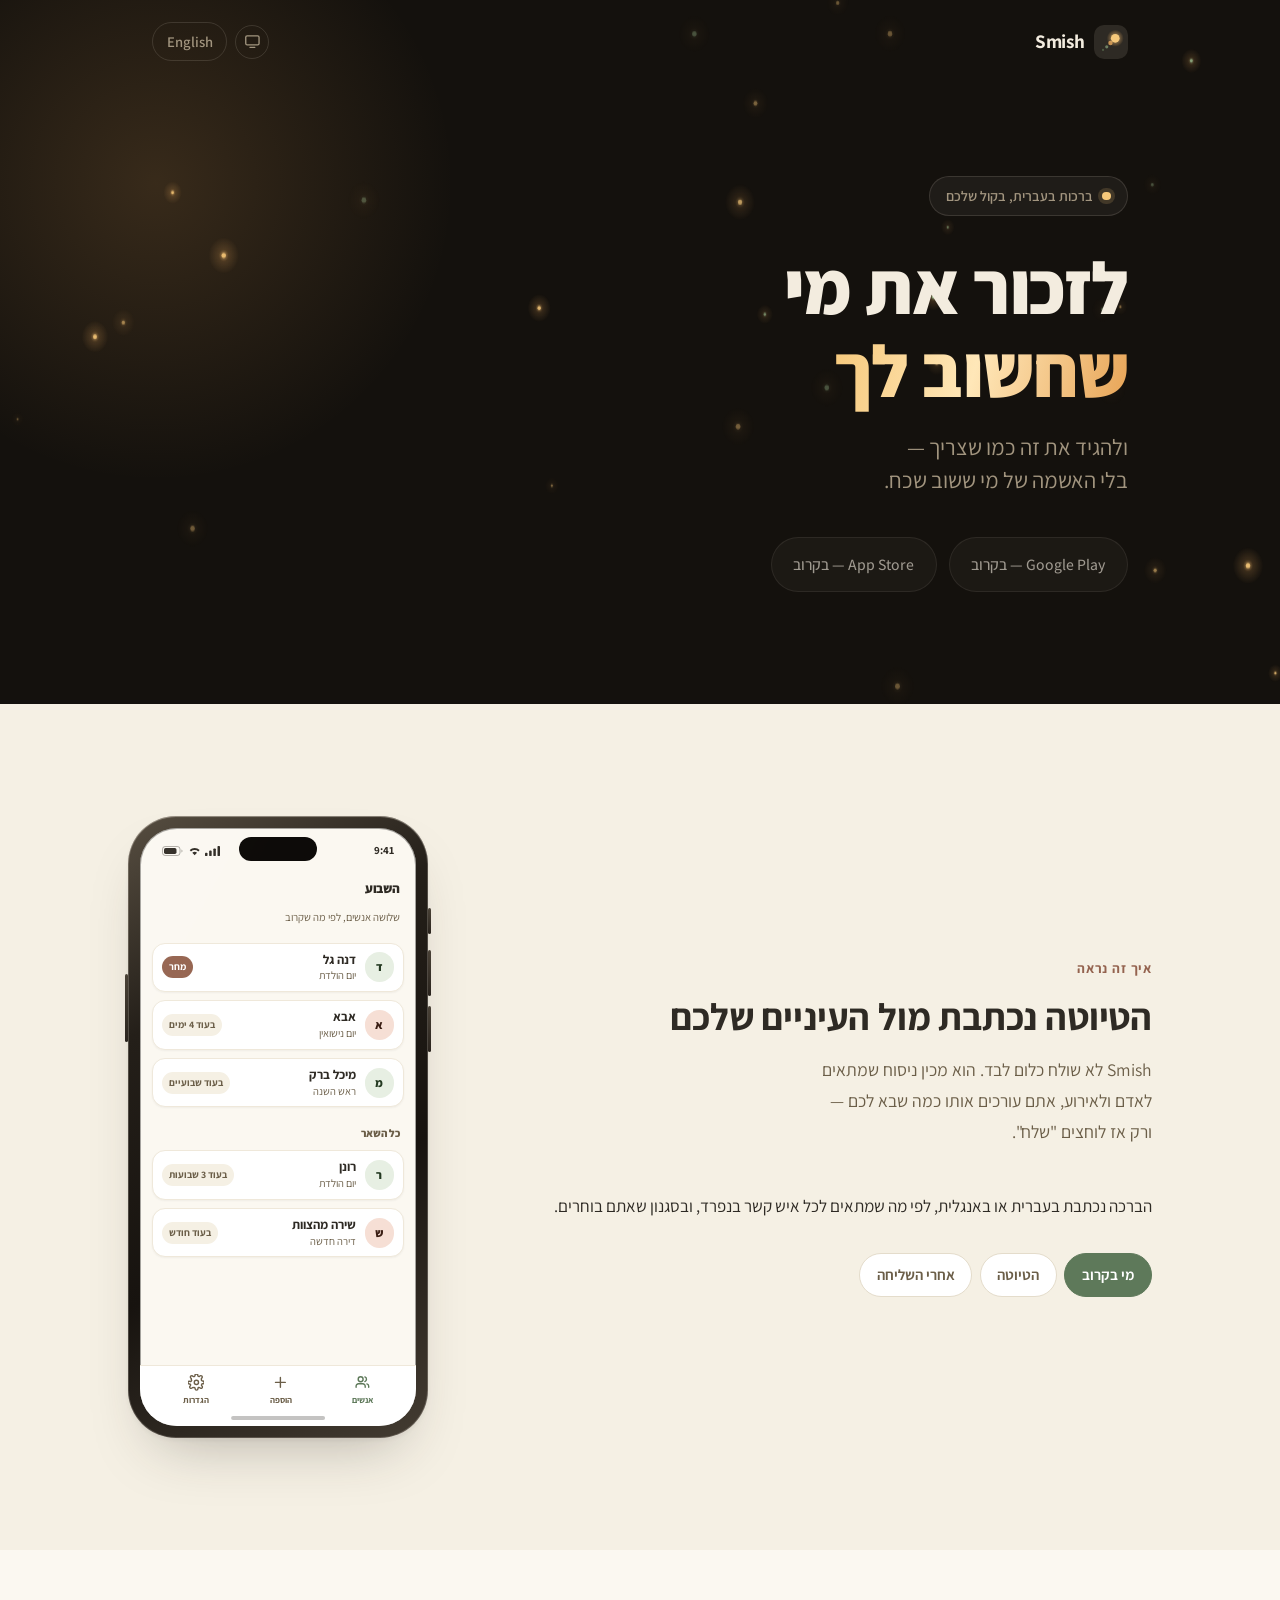
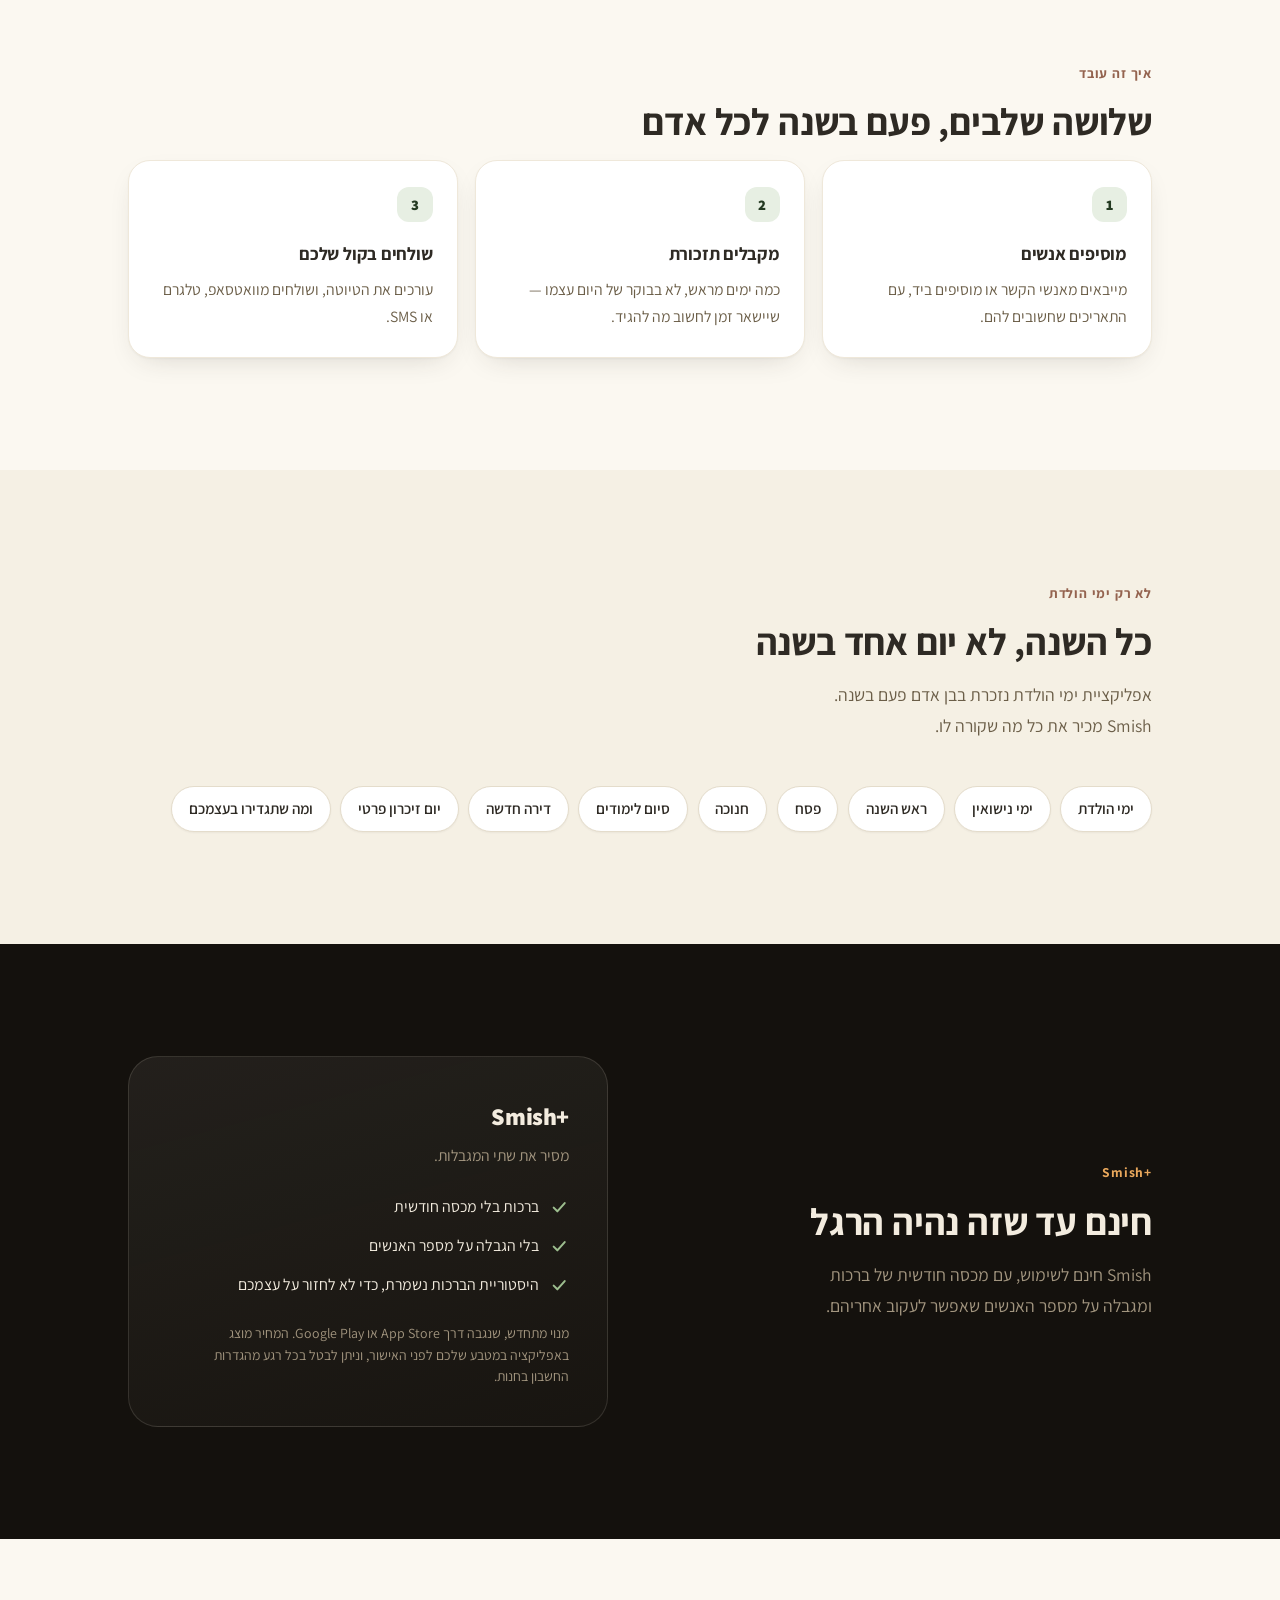
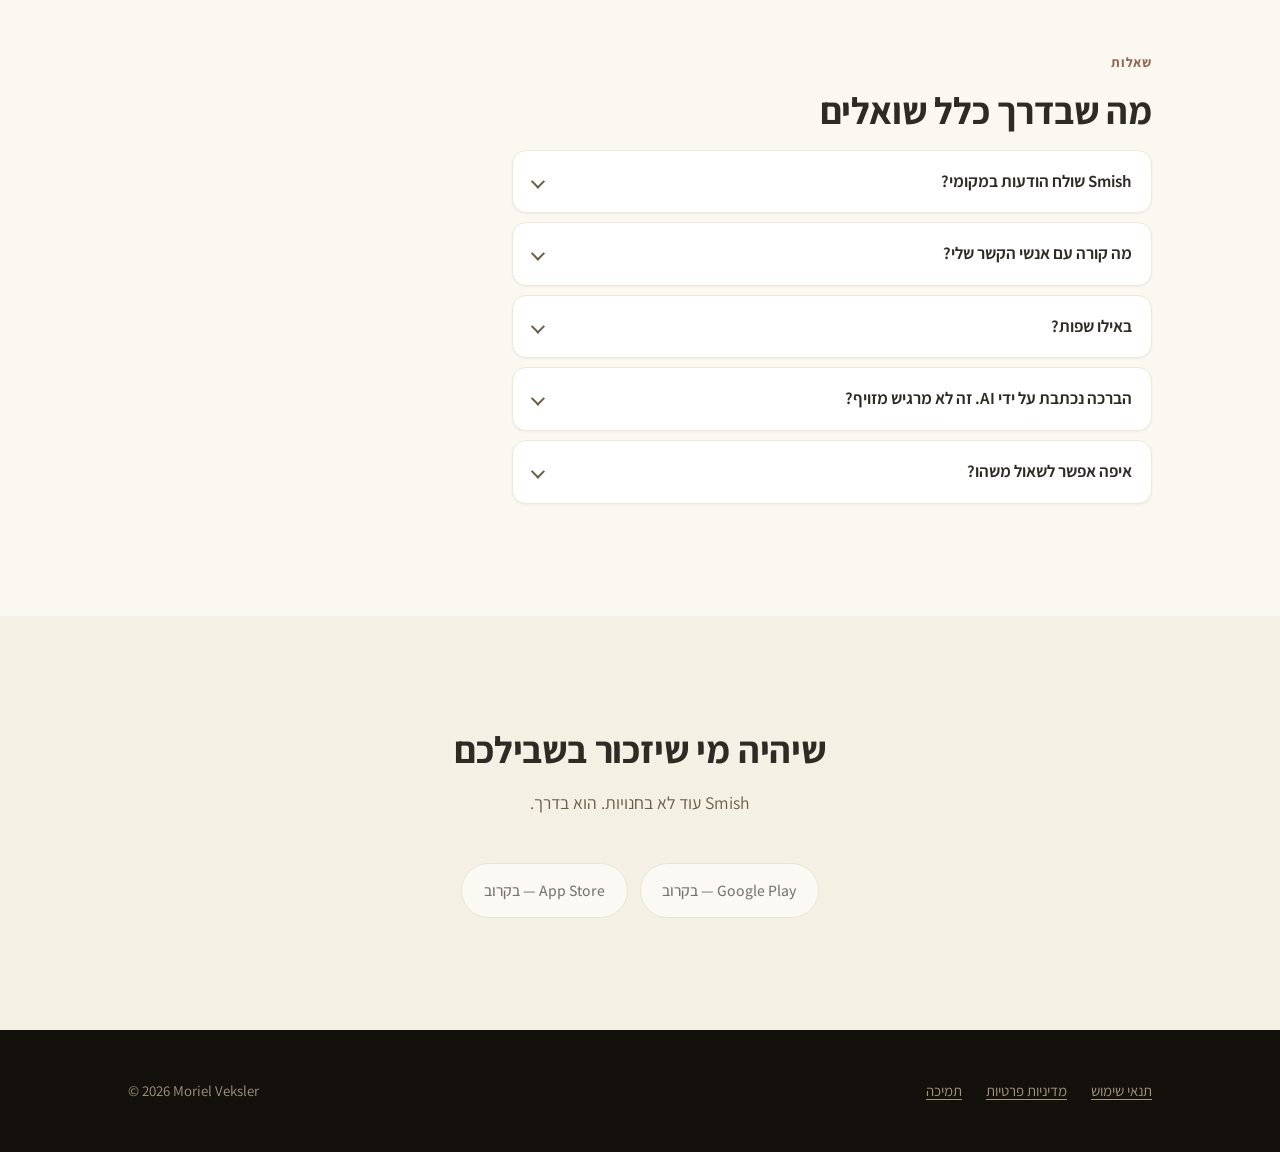
<file: index.html>
<!DOCTYPE html>
<html lang="he" dir="rtl">
<head>
<meta charset="utf-8">
<meta name="viewport" content="width=device-width, initial-scale=1">

<title>Smish — לזכור את מי שחשוב לך</title>
<meta name="description" content="Smish מזכיר לך לפני שהתאריך מגיע, ועוזר לך לכתוב ברכה אישית בעברית או באנגלית — ולשלוח אותה בוואטסאפ, טלגרם או SMS.">

<link rel="canonical" href="https://morielv.github.io/smish-site/">
<link rel="alternate" hreflang="he" href="https://morielv.github.io/smish-site/">
<link rel="alternate" hreflang="en" href="https://morielv.github.io/smish-site/en/">
<link rel="alternate" hreflang="x-default" href="https://morielv.github.io/smish-site/en/">

<meta property="og:type" content="website">
<meta property="og:site_name" content="Smish">
<meta property="og:locale" content="he_IL">
<meta property="og:locale:alternate" content="en_US">
<meta property="og:url" content="https://morielv.github.io/smish-site/">
<meta property="og:title" content="Smish — לזכור את מי שחשוב לך">
<meta property="og:description" content="מזכיר לך לפני שהתאריך מגיע, ועוזר לך לכתוב משהו אישי מספיק כדי שיהיה שווה לשלוח.">
<meta property="og:image" content="https://morielv.github.io/smish-site/assets/og-he.png">
<meta property="og:image:width" content="1200">
<meta property="og:image:height" content="630">
<meta property="og:image:alt" content="Smish — גחלילית וזנב האור שהשאירה אחריה">
<meta name="twitter:card" content="summary_large_image">

<link rel="icon" href="assets/mark.svg" type="image/svg+xml">
<link rel="apple-touch-icon" href="assets/apple-touch-icon.png">
<link rel="manifest" href="site.webmanifest">
<meta name="theme-color" content="#14110D">

<link rel="preload" as="font" type="font/woff2" href="assets/fonts/assistant-hebrew.woff2" crossorigin>
<script>
/* Set the chosen theme before first paint, so a reload never flashes the
   wrong one. Everything else lives in assets/site.js. */
(function(){try{var t=localStorage.getItem("smish-theme");
if(t==="light"||t==="dark")document.documentElement.setAttribute("data-theme",t);}catch(e){}})();
</script>
<link rel="stylesheet" href="assets/site.css">
<link rel="stylesheet" href="assets/device.css">

<script type="application/ld+json">
{
  "@context": "https://schema.org",
  "@type": "MobileApplication",
  "name": "Smish",
  "applicationCategory": "LifestyleApplication",
  "operatingSystem": "Android, iOS",
  "inLanguage": ["he", "en"],
  "description": "Smish מזכיר לך לפני שהתאריך מגיע, ועוזר לך לכתוב ברכה אישית ולשלוח אותה בוואטסאפ, טלגרם או SMS.",
  "url": "https://morielv.github.io/smish-site/",
  "author": { "@type": "Person", "name": "Moriel Veksler" },
  "offers": { "@type": "Offer", "price": "0", "priceCurrency": "USD" }
}
</script>
</head>
<body>

<div class="progress" aria-hidden="true"></div>

<a class="skip" href="#main">דלג לתוכן</a>

<header class="hero">
  <canvas class="hero__sky" aria-hidden="true"></canvas>

  <div class="masthead">
    <a class="brand" href="./"><img src="assets/mark.svg" alt="" width="34" height="34">Smish</a>
    <div class="masthead__tools">
      <button class="theme-toggle" type="button" data-theme-toggle
              aria-label="ערכת נושא: לפי המערכת"
              data-label-system="ערכת נושא: לפי המערכת"
              data-label-light="ערכת נושא: בהירה"
              data-label-dark="ערכת נושא: כהה">
        <svg class="i-system" viewBox="0 0 24 24" fill="none" stroke="currentColor" stroke-width="1.9" stroke-linecap="round" stroke-linejoin="round" aria-hidden="true"><rect x="2.5" y="4" width="19" height="13" rx="2"/><path d="M8.5 20.5h7"/></svg>
        <svg class="i-light" viewBox="0 0 24 24" fill="none" stroke="currentColor" stroke-width="1.9" stroke-linecap="round" stroke-linejoin="round" aria-hidden="true"><circle cx="12" cy="12" r="4.2"/><path d="M12 2.4v2.2M12 19.4v2.2M4.2 12H2M22 12h-2.2M6.5 6.5 4.9 4.9M19.1 19.1l-1.6-1.6M17.5 6.5l1.6-1.6M4.9 19.1l1.6-1.6"/></svg>
        <svg class="i-dark" viewBox="0 0 24 24" fill="none" stroke="currentColor" stroke-width="1.9" stroke-linecap="round" stroke-linejoin="round" aria-hidden="true"><path d="M20.5 14.6A8.6 8.6 0 1 1 9.4 3.5a6.9 6.9 0 0 0 11.1 11.1z"/></svg>
      </button>
      <nav aria-label="שפה">
        <a class="lang-switch" href="en/" hreflang="en" lang="en">English</a>
      </nav>
    </div>
  </div>

  <div class="hero__inner">
    <p class="hero__badge"><span class="dot" aria-hidden="true"></span>ברכות בעברית, בקול שלכם</p>
    <h1>לזכור את מי <span class="glow">שחשוב לך</span></h1>
    <p class="hero__lede">ולהגיד את זה כמו שצריך — בלי האשמה של מי ששוב שכח.</p>
    <div class="stores">
      <span class="store" aria-disabled="true">Google&nbsp;Play — בקרוב</span>
      <span class="store" aria-disabled="true">App&nbsp;Store — בקרוב</span>
    </div>
  </div>
</header>

<main id="main" tabindex="-1">

  <section class="band band--sunk">
    <div class="band__inner stage" data-stage>
      <div class="reveal">
        <p class="eyebrow">איך זה נראה</p>
        <h2 class="section-title">הטיוטה נכתבת מול העיניים שלכם</h2>
        <p class="section-lede">Smish לא שולח כלום לבד. הוא מכין ניסוח שמתאים לאדם ולאירוע, אתם עורכים אותו כמה שבא לכם — ורק אז לוחצים "שלח".</p>
        <p>הברכה נכתבת בעברית או באנגלית, לפי מה שמתאים לכל איש קשר בנפרד, ובסגנון שאתם בוחרים.</p>

        <div class="tabs" role="tablist" aria-label="מסכי האפליקציה">
          <button class="tab" role="tab" type="button" id="tab-list" aria-controls="scr-list" aria-selected="true">מי בקרוב</button>
          <button class="tab" role="tab" type="button" id="tab-draft" aria-controls="scr-draft" aria-selected="false" tabindex="-1">הטיוטה</button>
          <button class="tab" role="tab" type="button" id="tab-sent" aria-controls="scr-sent" aria-selected="false" tabindex="-1">אחרי השליחה</button>
        </div>
      </div>

      <div class="device reveal">
        <div class="device__frame">
          <span class="device__btn device__btn--silent" aria-hidden="true"></span>
          <span class="device__btn device__btn--up" aria-hidden="true"></span>
          <span class="device__btn device__btn--down" aria-hidden="true"></span>
          <span class="device__btn device__btn--power" aria-hidden="true"></span>

          <div class="device__screen">
            <span class="device__island" aria-hidden="true"></span>

            <div class="statusbar" aria-hidden="true">
              <span class="statusbar__time">9:41</span>
              <span class="statusbar__icons"><svg viewBox="0 0 18 12" fill="currentColor" aria-hidden="true"><rect x="0" y="8" width="3" height="4" rx="1"/><rect x="5" y="5.5" width="3" height="6.5" rx="1"/><rect x="10" y="3" width="3" height="9" rx="1"/><rect x="15" y="0" width="3" height="12" rx="1"/></svg><svg viewBox="0 0 16 12" fill="currentColor" aria-hidden="true"><path d="M8 11.2 6.1 9.1a2.9 2.9 0 0 1 3.8 0zM3.6 6.6 2 4.9a8.7 8.7 0 0 1 12 0l-1.6 1.7a6.4 6.4 0 0 0-8.8 0zm1.5 1.6a4.2 4.2 0 0 1 5.8 0L9.4 9.6a2 2 0 0 0-2.8 0z"/></svg><svg viewBox="0 0 26 12" fill="none" aria-hidden="true"><rect x=".6" y=".6" width="21" height="10.8" rx="3.2" stroke="currentColor" stroke-opacity=".45"/><rect x="2.4" y="2.4" width="15" height="7.2" rx="2" fill="currentColor"/><path d="M23.4 4.2v3.6a2 2 0 0 0 0-3.6z" fill="currentColor" fill-opacity=".45"/></svg></span>
            </div>

            <div class="screens">

              <div class="screen is-active" data-screen="list" role="tabpanel" id="scr-list" aria-labelledby="tab-list">
                <p class="screen__title">השבוע</p>
                <p class="screen__sub">שלושה אנשים, לפי מה שקרוב</p>
            <div class="row row--due">
              <span class="row__av" aria-hidden="true">ד</span>
              <span class="row__body"><span class="row__name">דנה גל</span><span class="row__meta">יום הולדת</span></span>
              <span class="row__when">מחר</span>
            </div>
            <div class="row">
              <span class="row__av row__av--warm" aria-hidden="true">א</span>
              <span class="row__body"><span class="row__name">אבא</span><span class="row__meta">יום נישואין</span></span>
              <span class="row__when">בעוד 4 ימים</span>
            </div>
            <div class="row">
              <span class="row__av" aria-hidden="true">מ</span>
              <span class="row__body"><span class="row__name">מיכל ברק</span><span class="row__meta">ראש השנה</span></span>
              <span class="row__when">בעוד שבועיים</span>
            </div>

            <p class="screen__divider">כל השאר</p>
            <div class="row">
              <span class="row__av" aria-hidden="true">ר</span>
              <span class="row__body"><span class="row__name">רונן</span><span class="row__meta">יום הולדת</span></span>
              <span class="row__when">בעוד 3 שבועות</span>
            </div>
            <div class="row">
              <span class="row__av row__av--warm" aria-hidden="true">ש</span>
              <span class="row__body"><span class="row__name">שירה מהצוות</span><span class="row__meta">דירה חדשה</span></span>
              <span class="row__when">בעוד חודש</span>
            </div>
              </div>

              <div class="screen" data-screen="draft" role="tabpanel" id="scr-draft" aria-labelledby="tab-draft">
                <p class="screen__title">דנה גל</p>
                <p class="screen__sub">יום הולדת · מחר</p>
                <div class="draft-card">
                  <p class="draft-card__label"><span class="spark" aria-hidden="true"></span>טיוטה</p>
                  <p class="typed">דנה, מזל טוב! שתהיה לך שנה שקטה וטובה, ובעיקר שיהיה לך זמן ליהנות ממנה. מתגעגע, בקרוב נשב.</p>
                  <div class="acts">
                    <span class="act">ניסוח</span>
                    <span class="act">עריכה</span>
                    <span class="act act--go">שליחה</span>
                  </div>
                </div>
              </div>

              <div class="screen" data-screen="sent" role="tabpanel" id="scr-sent" aria-labelledby="tab-sent">
                <p class="screen__title">דנה גל</p>
                <p class="screen__sub">וואטסאפ</p>
                <div class="thread">
                  <p class="msg msg--out">דנה, מזל טוב! שתהיה לך שנה שקטה וטובה, ובעיקר שיהיה לך זמן ליהנות ממנה.<span class="msg__tick">9:41 ✓✓</span></p>
                  <p class="msg msg--in">תודה רבה!! ❤️</p>
                  <span class="toast">נשמר בהיסטוריה</span>
                </div>
              </div>

            </div>

            <nav class="tabbar" aria-hidden="true">
              <span class="is-on"><svg viewBox="0 0 24 24" fill="none" stroke="currentColor" stroke-width="2" stroke-linecap="round" stroke-linejoin="round" aria-hidden="true"><path d="M16 19v-1.6a3.4 3.4 0 0 0-3.4-3.4H6.4A3.4 3.4 0 0 0 3 17.4V19"/><circle cx="9.5" cy="7.5" r="3.5"/><path d="M21 19v-1.6a3.4 3.4 0 0 0-2.6-3.3M15.5 4.2a3.5 3.5 0 0 1 0 6.6"/></svg>אנשים</span>
              <span><svg viewBox="0 0 24 24" fill="none" stroke="currentColor" stroke-width="2" stroke-linecap="round" aria-hidden="true"><path d="M12 5v14M5 12h14"/></svg>הוספה</span>
              <span><svg viewBox="0 0 24 24" fill="none" stroke="currentColor" stroke-width="2" stroke-linecap="round" stroke-linejoin="round" aria-hidden="true"><circle cx="12" cy="12" r="3"/><path d="M19.4 15a1.6 1.6 0 0 0 .3 1.8l.1.1a2 2 0 1 1-2.8 2.8l-.1-.1a1.6 1.6 0 0 0-2.7 1.1V21a2 2 0 1 1-4 0v-.1A1.6 1.6 0 0 0 7.9 19.4a1.6 1.6 0 0 0-1.8.3l-.1.1a2 2 0 1 1-2.8-2.8l.1-.1a1.6 1.6 0 0 0-1.1-2.7H2a2 2 0 1 1 0-4h.1A1.6 1.6 0 0 0 4.6 7.9a1.6 1.6 0 0 0-.3-1.8l-.1-.1a2 2 0 1 1 2.8-2.8l.1.1a1.6 1.6 0 0 0 1.8.3H9a1.6 1.6 0 0 0 1-1.5V2a2 2 0 1 1 4 0v.1a1.6 1.6 0 0 0 2.7 1.1l.1-.1a2 2 0 1 1 2.8 2.8l-.1.1a1.6 1.6 0 0 0-.3 1.8V9a1.6 1.6 0 0 0 1.5 1H21a2 2 0 1 1 0 4h-.1a1.6 1.6 0 0 0-1.5 1z"/></svg>הגדרות</span>
            </nav>
            <span class="tabbar__home" aria-hidden="true"></span>
          </div>

          <span class="device__glare" aria-hidden="true"></span>
        </div>
      </div>
    </div>
  </section>

  <section class="band">
    <div class="band__inner">
      <div class="reveal">
        <p class="eyebrow">איך זה עובד</p>
        <h2 class="section-title">שלושה שלבים, פעם בשנה לכל אדם</h2>
      </div>
      <ol class="steps">
        <li class="reveal spot">
          <span class="n" aria-hidden="true">1</span>
          <h3>מוסיפים אנשים</h3>
          <p>מייבאים מאנשי הקשר או מוסיפים ביד, עם התאריכים שחשובים להם.</p>
        </li>
        <li class="reveal spot">
          <span class="n" aria-hidden="true">2</span>
          <h3>מקבלים תזכורת</h3>
          <p>כמה ימים מראש, לא בבוקר של היום עצמו — שיישאר זמן לחשוב מה להגיד.</p>
        </li>
        <li class="reveal spot">
          <span class="n" aria-hidden="true">3</span>
          <h3>שולחים בקול שלכם</h3>
          <p>עורכים את הטיוטה, ושולחים מוואטסאפ, טלגרם או SMS.</p>
        </li>
      </ol>
    </div>
  </section>

  <section class="band band--sunk">
    <div class="band__inner reveal">
      <p class="eyebrow">לא רק ימי הולדת</p>
      <h2 class="section-title">כל השנה, לא יום אחד בשנה</h2>
      <p class="section-lede">אפליקציית ימי הולדת נזכרת בבן אדם פעם בשנה.
      Smish מכיר את כל מה שקורה לו.</p>
      <ul class="chips">
        <li>ימי הולדת</li>
        <li>ימי נישואין</li>
        <li>ראש השנה</li>
        <li>פסח</li>
        <li>חנוכה</li>
        <li>סיום לימודים</li>
        <li>דירה חדשה</li>
        <li>יום זיכרון פרטי</li>
        <li>ומה שתגדירו בעצמכם</li>
      </ul>
    </div>
  </section>

  <section class="band band--night">
    <div class="band__inner plan-band reveal">
      <div>
        <p class="eyebrow"><bdi>Smish+</bdi></p>
        <h2 class="section-title">חינם עד שזה נהיה הרגל</h2>
        <p class="section-lede">Smish חינם לשימוש, עם מכסה חודשית של ברכות ומגבלה על
        מספר האנשים שאפשר לעקוב אחריהם.</p>
      </div>

      <div class="plan spot">
        <h3><bdi>Smish+</bdi></h3>
        <p class="plan__sub">מסיר את שתי המגבלות.</p>
        <ul>
          <li>
            <svg viewBox="0 0 20 20" fill="none" stroke="currentColor" stroke-width="2.2" stroke-linecap="round" stroke-linejoin="round" aria-hidden="true"><path d="M4 10.5l4 4 8-9"/></svg>
            <span>ברכות בלי מכסה חודשית</span>
          </li>
          <li>
            <svg viewBox="0 0 20 20" fill="none" stroke="currentColor" stroke-width="2.2" stroke-linecap="round" stroke-linejoin="round" aria-hidden="true"><path d="M4 10.5l4 4 8-9"/></svg>
            <span>בלי הגבלה על מספר האנשים</span>
          </li>
          <li>
            <svg viewBox="0 0 20 20" fill="none" stroke="currentColor" stroke-width="2.2" stroke-linecap="round" stroke-linejoin="round" aria-hidden="true"><path d="M4 10.5l4 4 8-9"/></svg>
            <span>היסטוריית הברכות נשמרת, כדי לא לחזור על עצמכם</span>
          </li>
        </ul>
        <p class="fineprint">מנוי מתחדש, שנגבה דרך App&nbsp;Store או Google&nbsp;Play.
        המחיר מוצג באפליקציה במטבע שלכם לפני האישור, וניתן לבטל בכל רגע מהגדרות
        החשבון בחנות.</p>
      </div>
    </div>
  </section>

  <section class="band">
    <div class="band__inner">
      <div class="reveal">
        <p class="eyebrow">שאלות</p>
        <h2 class="section-title">מה שבדרך כלל שואלים</h2>
      </div>

      <div class="faq reveal">
        <details>
          <summary>Smish שולח הודעות במקומי?</summary>
          <p>לא. Smish מכין את הטקסט ופותח את וואטסאפ, טלגרם או SMS כשההודעה כבר מוכנה.
          אתם קוראים אותה ולוחצים "שלח". שום דבר לא יוצא בלעדיכם.</p>
        </details>
        <details>
          <summary>מה קורה עם אנשי הקשר שלי?</summary>
          <p>Smish לא מעלה את פנקס הכתובות. הוא מבקש גישה כדי שתוכלו לבחור מי להוסיף,
          ורק מי שבחרתם במפורש מגיע לשרת. אפשר גם להוסיף אנשים ידנית ולא לתת גישה בכלל.</p>
        </details>
        <details>
          <summary>באילו שפות?</summary>
          <p>הממשק בעברית ובאנגלית. הברכות עצמן נכתבות בעברית או באנגלית,
          לפי מה שמתאים לכל איש קשר בנפרד.</p>
        </details>
        <details>
          <summary>הברכה נכתבת על ידי AI. זה לא מרגיש מזויף?</summary>
          <p>הטיוטה היא נקודת פתיחה, לא תוצר סופי. Smish לומד איך אתם כותבים ומייצר משהו
          קרוב לזה — ואז אתם עורכים. רוב האנשים משנים משפט או שניים ושולחים.</p>
        </details>
        <details>
          <summary>איפה אפשר לשאול משהו?</summary>
          <p>במייל: <a href="mailto:moriel.veksler@gmail.com">moriel.veksler@gmail.com</a>.
          תשובה מגיעה מאדם, לא מבוט.</p>
        </details>
      </div>
    </div>
  </section>

  <section class="band band--sunk closer">
    <div class="band__inner reveal">
      <h2 class="section-title">שיהיה מי שיזכור בשבילכם</h2>
      <p class="section-lede">Smish עוד לא בחנויות. הוא בדרך.</p>
      <div class="stores">
        <span class="store" aria-disabled="true">Google&nbsp;Play — בקרוב</span>
        <span class="store" aria-disabled="true">App&nbsp;Store — בקרוב</span>
      </div>
    </div>
  </section>

</main>

<footer class="site-footer">
  <div class="site-footer__inner">
    <a href="terms.html" hreflang="en">תנאי שימוש</a>
    <a href="privacy.html" hreflang="en">מדיניות פרטיות</a>
    <a href="mailto:moriel.veksler@gmail.com">תמיכה</a>
    <span class="spacer"><bdi dir="ltr">© 2026 Moriel Veksler</bdi></span>
  </div>
</footer>

<script src="assets/site.js" defer></script>
<script src="assets/showcase.js" defer></script>
</body>
</html>
</file>
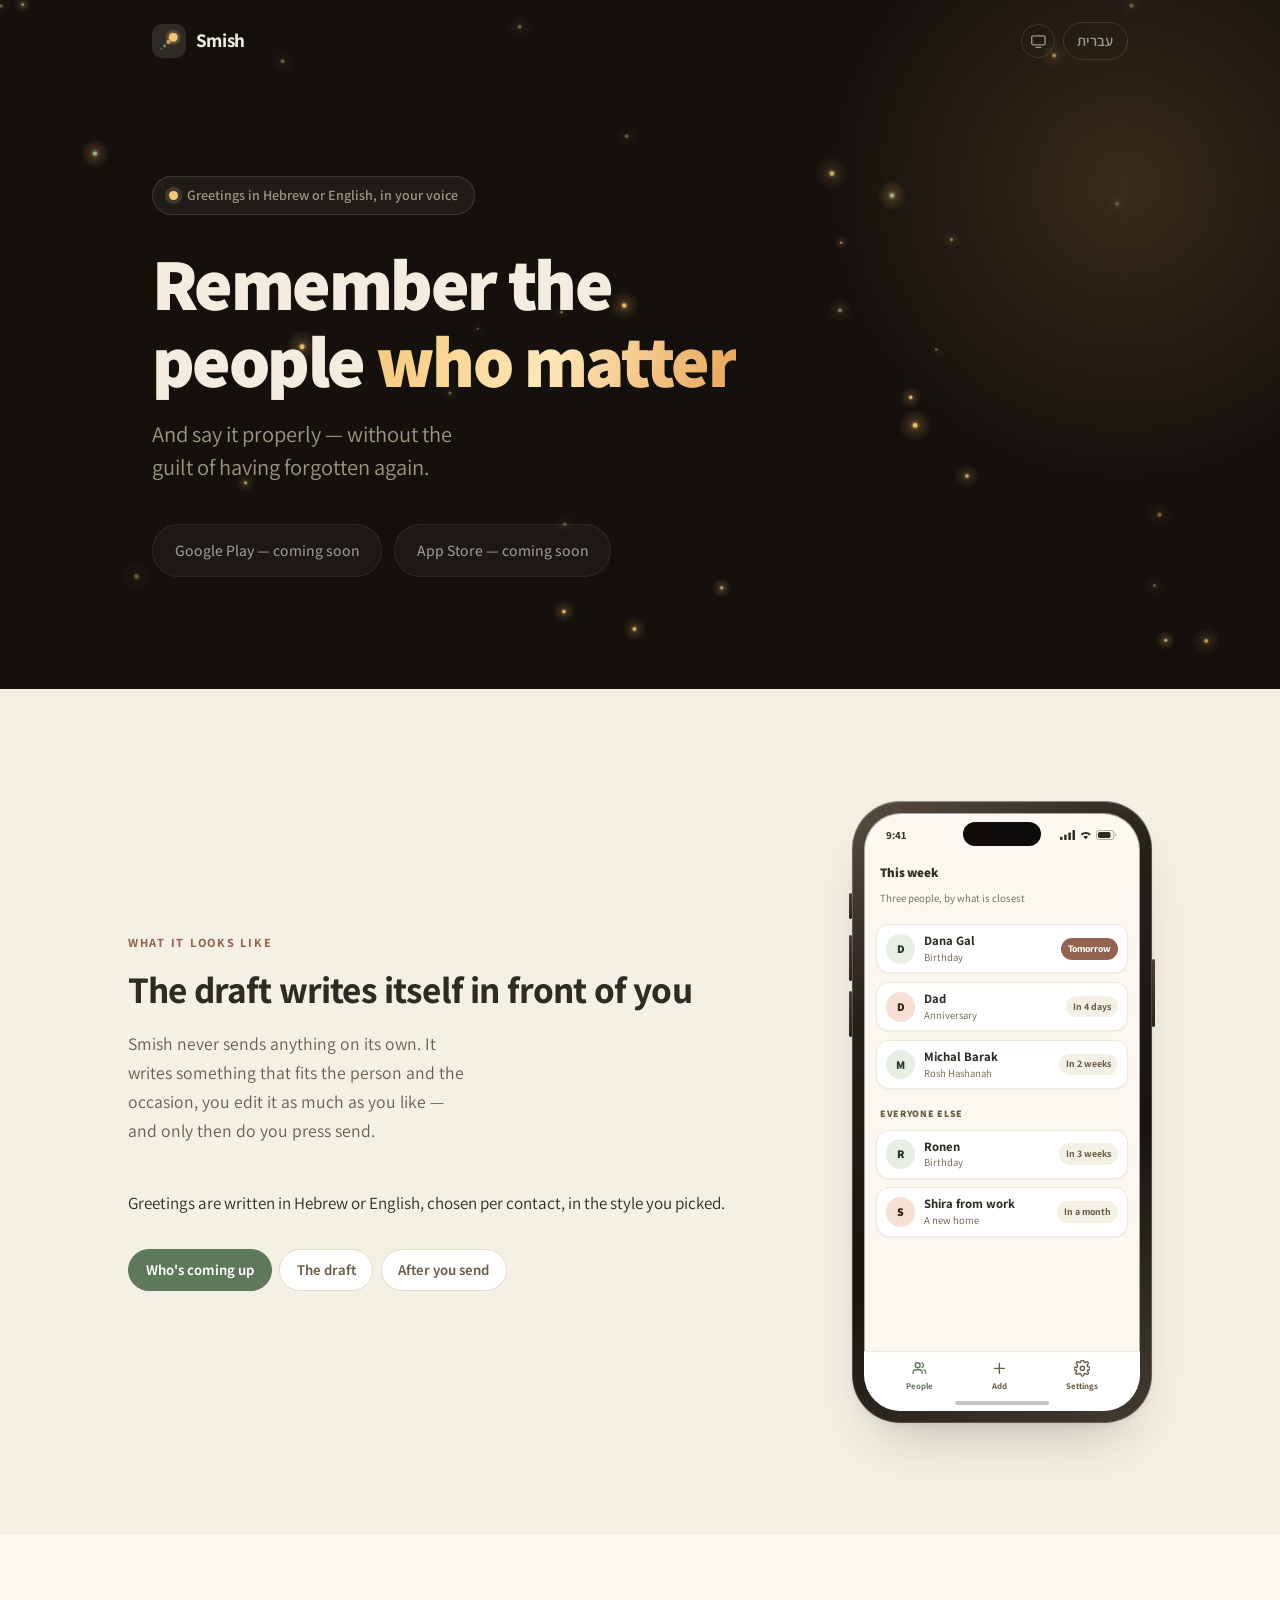
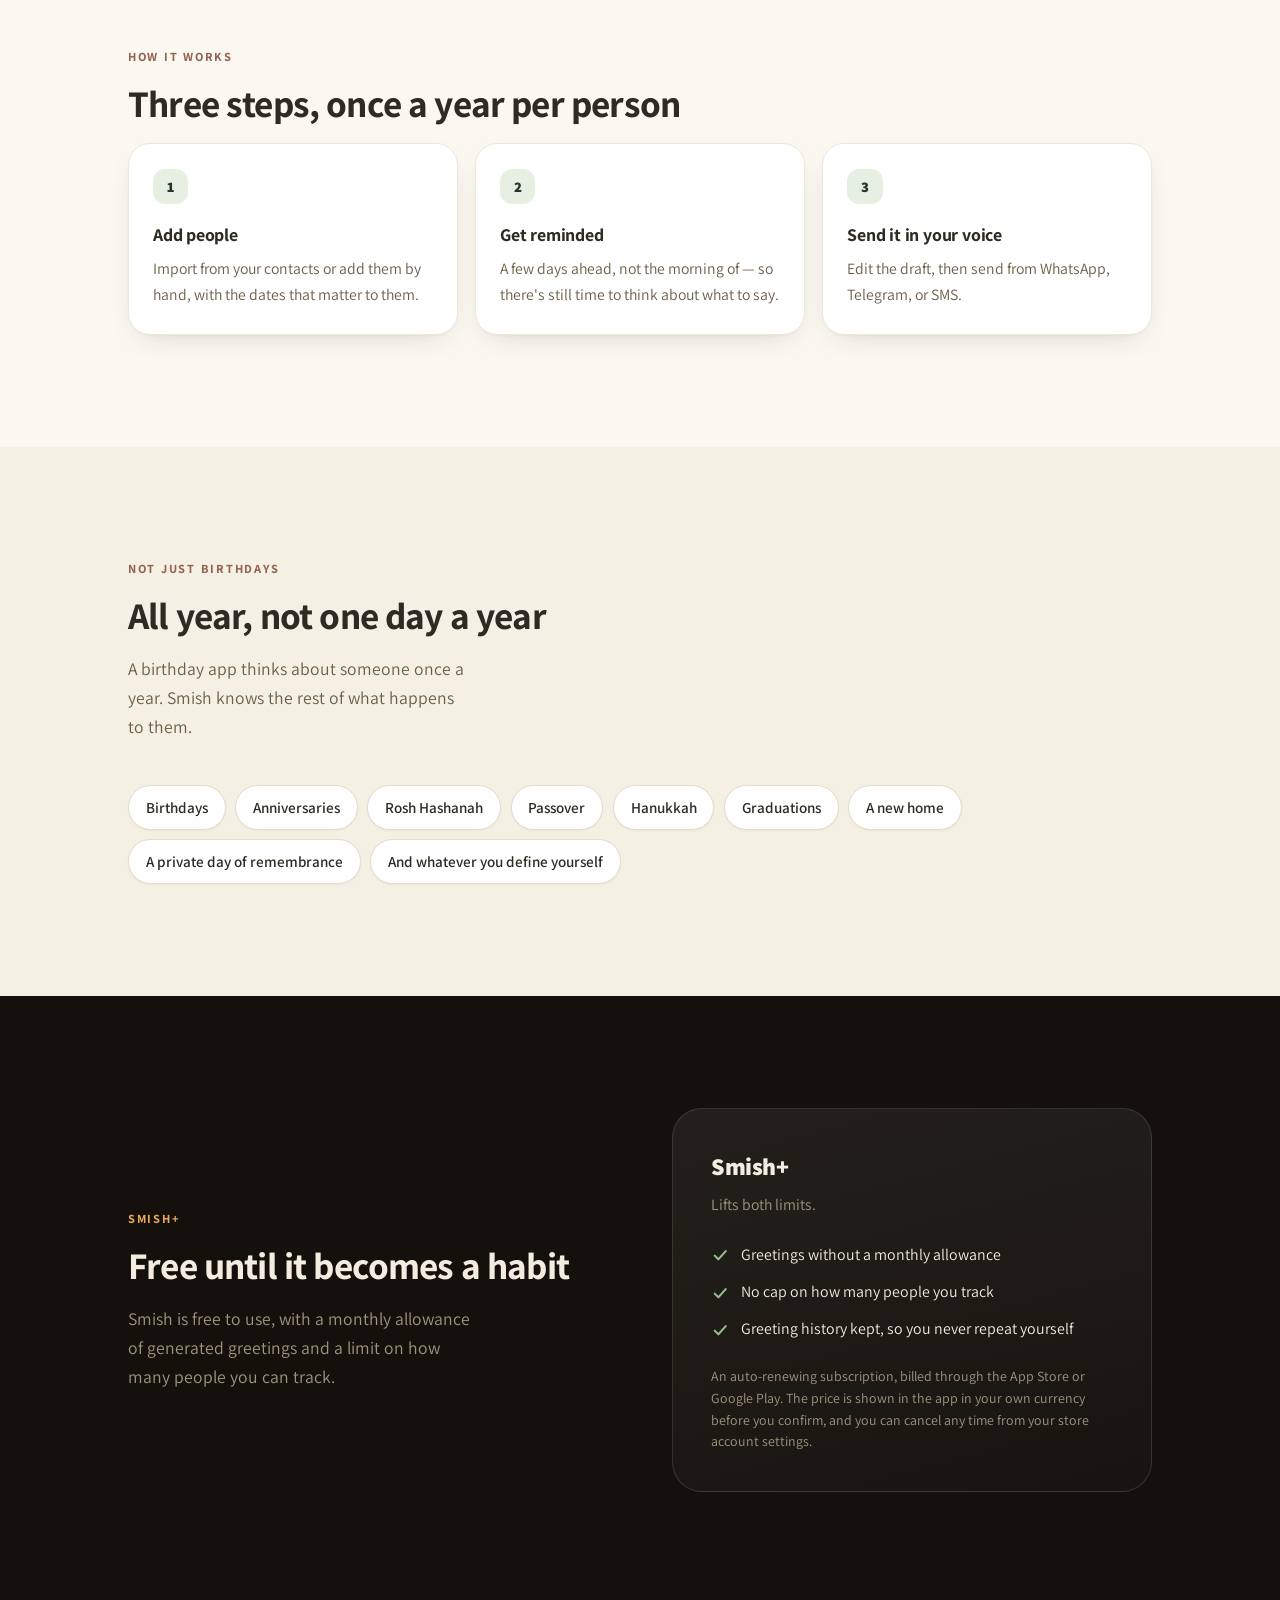
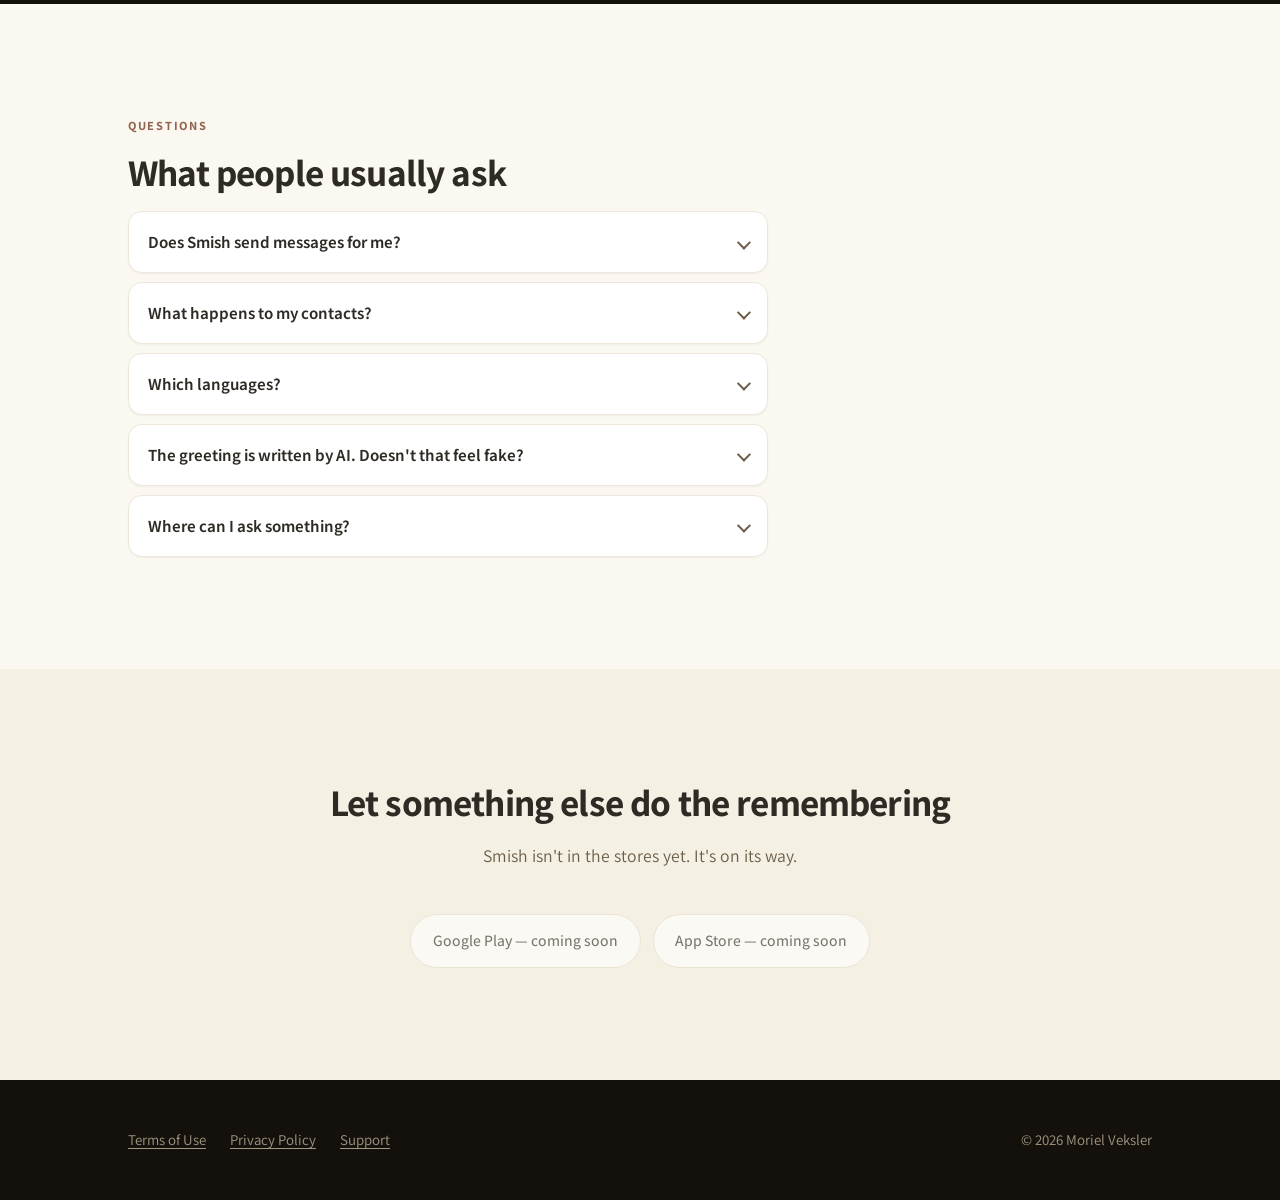
<file: en/index.html>
<!DOCTYPE html>
<html lang="en" dir="ltr">
<head>
<meta charset="utf-8">
<meta name="viewport" content="width=device-width, initial-scale=1">

<title>Smish — remember the people who matter</title>
<meta name="description" content="Smish reminds you before the date arrives and helps you write a personal greeting in Hebrew or English — then hands it to WhatsApp, Telegram, or SMS.">

<link rel="canonical" href="https://morielv.github.io/smish-site/en/">
<link rel="alternate" hreflang="he" href="https://morielv.github.io/smish-site/">
<link rel="alternate" hreflang="en" href="https://morielv.github.io/smish-site/en/">
<link rel="alternate" hreflang="x-default" href="https://morielv.github.io/smish-site/en/">

<meta property="og:type" content="website">
<meta property="og:site_name" content="Smish">
<meta property="og:locale" content="en_US">
<meta property="og:locale:alternate" content="he_IL">
<meta property="og:url" content="https://morielv.github.io/smish-site/en/">
<meta property="og:title" content="Smish — remember the people who matter">
<meta property="og:description" content="Reminds you before the date arrives, and helps you write something personal enough to actually be worth sending.">
<meta property="og:image" content="https://morielv.github.io/smish-site/assets/og.png">
<meta property="og:image:width" content="1200">
<meta property="og:image:height" content="630">
<meta property="og:image:alt" content="Smish — a firefly and the trail of light it left behind">
<meta name="twitter:card" content="summary_large_image">

<link rel="icon" href="../assets/mark.svg" type="image/svg+xml">
<link rel="apple-touch-icon" href="../assets/apple-touch-icon.png">
<link rel="manifest" href="../site.webmanifest">
<meta name="theme-color" content="#14110D">

<link rel="preload" as="font" type="font/woff2" href="../assets/fonts/assistant-latin.woff2" crossorigin>
<script>
/* Set the chosen theme before first paint, so a reload never flashes the
   wrong one. Everything else lives in assets/site.js. */
(function(){try{var t=localStorage.getItem("smish-theme");
if(t==="light"||t==="dark")document.documentElement.setAttribute("data-theme",t);}catch(e){}})();
</script>
<link rel="stylesheet" href="../assets/site.css">
<link rel="stylesheet" href="../assets/device.css">

<script type="application/ld+json">
{
  "@context": "https://schema.org",
  "@type": "MobileApplication",
  "name": "Smish",
  "applicationCategory": "LifestyleApplication",
  "operatingSystem": "Android, iOS",
  "inLanguage": ["he", "en"],
  "description": "Smish reminds you before the date arrives and helps you write a personal greeting, then hands it to WhatsApp, Telegram, or SMS.",
  "url": "https://morielv.github.io/smish-site/en/",
  "author": { "@type": "Person", "name": "Moriel Veksler" },
  "offers": { "@type": "Offer", "price": "0", "priceCurrency": "USD" }
}
</script>
</head>
<body>

<div class="progress" aria-hidden="true"></div>

<a class="skip" href="#main">Skip to content</a>

<header class="hero">
  <canvas class="hero__sky" aria-hidden="true"></canvas>

  <div class="masthead">
    <a class="brand" href="./"><img src="../assets/mark.svg" alt="" width="34" height="34">Smish</a>
    <div class="masthead__tools">
      <button class="theme-toggle" type="button" data-theme-toggle
              aria-label="Theme: follow system"
              data-label-system="Theme: follow system"
              data-label-light="Theme: light"
              data-label-dark="Theme: dark">
        <svg class="i-system" viewBox="0 0 24 24" fill="none" stroke="currentColor" stroke-width="1.9" stroke-linecap="round" stroke-linejoin="round" aria-hidden="true"><rect x="2.5" y="4" width="19" height="13" rx="2"/><path d="M8.5 20.5h7"/></svg>
        <svg class="i-light" viewBox="0 0 24 24" fill="none" stroke="currentColor" stroke-width="1.9" stroke-linecap="round" stroke-linejoin="round" aria-hidden="true"><circle cx="12" cy="12" r="4.2"/><path d="M12 2.4v2.2M12 19.4v2.2M4.2 12H2M22 12h-2.2M6.5 6.5 4.9 4.9M19.1 19.1l-1.6-1.6M17.5 6.5l1.6-1.6M4.9 19.1l1.6-1.6"/></svg>
        <svg class="i-dark" viewBox="0 0 24 24" fill="none" stroke="currentColor" stroke-width="1.9" stroke-linecap="round" stroke-linejoin="round" aria-hidden="true"><path d="M20.5 14.6A8.6 8.6 0 1 1 9.4 3.5a6.9 6.9 0 0 0 11.1 11.1z"/></svg>
      </button>
      <nav aria-label="Language">
        <a class="lang-switch" href="../" hreflang="he" lang="he">עברית</a>
      </nav>
    </div>
  </div>

  <div class="hero__inner">
    <p class="hero__badge"><span class="dot" aria-hidden="true"></span>Greetings in Hebrew or English, in your voice</p>
    <h1>Remember the people <span class="glow">who matter</span></h1>
    <p class="hero__lede">And say it properly — without the guilt of having forgotten again.</p>
    <div class="stores">
      <span class="store" aria-disabled="true">Google&nbsp;Play — coming soon</span>
      <span class="store" aria-disabled="true">App&nbsp;Store — coming soon</span>
    </div>
  </div>
</header>

<main id="main" tabindex="-1">

  <section class="band band--sunk">
    <div class="band__inner stage" data-stage>
      <div class="reveal">
        <p class="eyebrow">What it looks like</p>
        <h2 class="section-title">The draft writes itself in front of you</h2>
        <p class="section-lede">Smish never sends anything on its own. It writes something that fits the person and the occasion, you edit it as much as you like — and only then do you press send.</p>
        <p>Greetings are written in Hebrew or English, chosen per contact, in the style you picked.</p>

        <div class="tabs" role="tablist" aria-label="App screens">
          <button class="tab" role="tab" type="button" id="tab-list" aria-controls="scr-list" aria-selected="true">Who's coming up</button>
          <button class="tab" role="tab" type="button" id="tab-draft" aria-controls="scr-draft" aria-selected="false" tabindex="-1">The draft</button>
          <button class="tab" role="tab" type="button" id="tab-sent" aria-controls="scr-sent" aria-selected="false" tabindex="-1">After you send</button>
        </div>
      </div>

      <div class="device reveal">
        <div class="device__frame">
          <span class="device__btn device__btn--silent" aria-hidden="true"></span>
          <span class="device__btn device__btn--up" aria-hidden="true"></span>
          <span class="device__btn device__btn--down" aria-hidden="true"></span>
          <span class="device__btn device__btn--power" aria-hidden="true"></span>

          <div class="device__screen">
            <span class="device__island" aria-hidden="true"></span>

            <div class="statusbar" aria-hidden="true">
              <span class="statusbar__time">9:41</span>
              <span class="statusbar__icons"><svg viewBox="0 0 18 12" fill="currentColor" aria-hidden="true"><rect x="0" y="8" width="3" height="4" rx="1"/><rect x="5" y="5.5" width="3" height="6.5" rx="1"/><rect x="10" y="3" width="3" height="9" rx="1"/><rect x="15" y="0" width="3" height="12" rx="1"/></svg><svg viewBox="0 0 16 12" fill="currentColor" aria-hidden="true"><path d="M8 11.2 6.1 9.1a2.9 2.9 0 0 1 3.8 0zM3.6 6.6 2 4.9a8.7 8.7 0 0 1 12 0l-1.6 1.7a6.4 6.4 0 0 0-8.8 0zm1.5 1.6a4.2 4.2 0 0 1 5.8 0L9.4 9.6a2 2 0 0 0-2.8 0z"/></svg><svg viewBox="0 0 26 12" fill="none" aria-hidden="true"><rect x=".6" y=".6" width="21" height="10.8" rx="3.2" stroke="currentColor" stroke-opacity=".45"/><rect x="2.4" y="2.4" width="15" height="7.2" rx="2" fill="currentColor"/><path d="M23.4 4.2v3.6a2 2 0 0 0 0-3.6z" fill="currentColor" fill-opacity=".45"/></svg></span>
            </div>

            <div class="screens">

              <div class="screen is-active" data-screen="list" role="tabpanel" id="scr-list" aria-labelledby="tab-list">
                <p class="screen__title">This week</p>
                <p class="screen__sub">Three people, by what is closest</p>
            <div class="row row--due">
              <span class="row__av" aria-hidden="true">D</span>
              <span class="row__body"><span class="row__name">Dana Gal</span><span class="row__meta">Birthday</span></span>
              <span class="row__when">Tomorrow</span>
            </div>
            <div class="row">
              <span class="row__av row__av--warm" aria-hidden="true">D</span>
              <span class="row__body"><span class="row__name">Dad</span><span class="row__meta">Anniversary</span></span>
              <span class="row__when">In 4 days</span>
            </div>
            <div class="row">
              <span class="row__av" aria-hidden="true">M</span>
              <span class="row__body"><span class="row__name">Michal Barak</span><span class="row__meta">Rosh Hashanah</span></span>
              <span class="row__when">In 2 weeks</span>
            </div>

            <p class="screen__divider">Everyone else</p>
            <div class="row">
              <span class="row__av" aria-hidden="true">R</span>
              <span class="row__body"><span class="row__name">Ronen</span><span class="row__meta">Birthday</span></span>
              <span class="row__when">In 3 weeks</span>
            </div>
            <div class="row">
              <span class="row__av row__av--warm" aria-hidden="true">S</span>
              <span class="row__body"><span class="row__name">Shira from work</span><span class="row__meta">A new home</span></span>
              <span class="row__when">In a month</span>
            </div>
              </div>

              <div class="screen" data-screen="draft" role="tabpanel" id="scr-draft" aria-labelledby="tab-draft">
                <p class="screen__title">Dana Gal</p>
                <p class="screen__sub">Birthday · tomorrow</p>
                <div class="draft-card">
                  <p class="draft-card__label"><span class="spark" aria-hidden="true"></span>Draft</p>
                  <p class="typed">Dana, happy birthday! Here's to a quiet, good year — and to actually having the time to enjoy it. Miss you. Let's sit down soon.</p>
                  <div class="acts">
                    <span class="act">Rewrite</span>
                    <span class="act">Edit</span>
                    <span class="act act--go">Send</span>
                  </div>
                </div>
              </div>

              <div class="screen" data-screen="sent" role="tabpanel" id="scr-sent" aria-labelledby="tab-sent">
                <p class="screen__title">Dana Gal</p>
                <p class="screen__sub">WhatsApp</p>
                <div class="thread">
                  <p class="msg msg--out">Dana, happy birthday! Here's to a quiet, good year — and to actually having the time to enjoy it.<span class="msg__tick">9:41 ✓✓</span></p>
                  <p class="msg msg--in">Thank you so much!! ❤️</p>
                  <span class="toast">Saved to history</span>
                </div>
              </div>

            </div>

            <nav class="tabbar" aria-hidden="true">
              <span class="is-on"><svg viewBox="0 0 24 24" fill="none" stroke="currentColor" stroke-width="2" stroke-linecap="round" stroke-linejoin="round" aria-hidden="true"><path d="M16 19v-1.6a3.4 3.4 0 0 0-3.4-3.4H6.4A3.4 3.4 0 0 0 3 17.4V19"/><circle cx="9.5" cy="7.5" r="3.5"/><path d="M21 19v-1.6a3.4 3.4 0 0 0-2.6-3.3M15.5 4.2a3.5 3.5 0 0 1 0 6.6"/></svg>People</span>
              <span><svg viewBox="0 0 24 24" fill="none" stroke="currentColor" stroke-width="2" stroke-linecap="round" aria-hidden="true"><path d="M12 5v14M5 12h14"/></svg>Add</span>
              <span><svg viewBox="0 0 24 24" fill="none" stroke="currentColor" stroke-width="2" stroke-linecap="round" stroke-linejoin="round" aria-hidden="true"><circle cx="12" cy="12" r="3"/><path d="M19.4 15a1.6 1.6 0 0 0 .3 1.8l.1.1a2 2 0 1 1-2.8 2.8l-.1-.1a1.6 1.6 0 0 0-2.7 1.1V21a2 2 0 1 1-4 0v-.1A1.6 1.6 0 0 0 7.9 19.4a1.6 1.6 0 0 0-1.8.3l-.1.1a2 2 0 1 1-2.8-2.8l.1-.1a1.6 1.6 0 0 0-1.1-2.7H2a2 2 0 1 1 0-4h.1A1.6 1.6 0 0 0 4.6 7.9a1.6 1.6 0 0 0-.3-1.8l-.1-.1a2 2 0 1 1 2.8-2.8l.1.1a1.6 1.6 0 0 0 1.8.3H9a1.6 1.6 0 0 0 1-1.5V2a2 2 0 1 1 4 0v.1a1.6 1.6 0 0 0 2.7 1.1l.1-.1a2 2 0 1 1 2.8 2.8l-.1.1a1.6 1.6 0 0 0-.3 1.8V9a1.6 1.6 0 0 0 1.5 1H21a2 2 0 1 1 0 4h-.1a1.6 1.6 0 0 0-1.5 1z"/></svg>Settings</span>
            </nav>
            <span class="tabbar__home" aria-hidden="true"></span>
          </div>

          <span class="device__glare" aria-hidden="true"></span>
        </div>
      </div>
    </div>
  </section>

  <section class="band">
    <div class="band__inner">
      <div class="reveal">
        <p class="eyebrow">How it works</p>
        <h2 class="section-title">Three steps, once a year per person</h2>
      </div>
      <ol class="steps">
        <li class="reveal spot">
          <span class="n" aria-hidden="true">1</span>
          <h3>Add people</h3>
          <p>Import from your contacts or add them by hand, with the dates that matter to them.</p>
        </li>
        <li class="reveal spot">
          <span class="n" aria-hidden="true">2</span>
          <h3>Get reminded</h3>
          <p>A few days ahead, not the morning of — so there's still time to think about what to say.</p>
        </li>
        <li class="reveal spot">
          <span class="n" aria-hidden="true">3</span>
          <h3>Send it in your voice</h3>
          <p>Edit the draft, then send from WhatsApp, Telegram, or SMS.</p>
        </li>
      </ol>
    </div>
  </section>

  <section class="band band--sunk">
    <div class="band__inner reveal">
      <p class="eyebrow">Not just birthdays</p>
      <h2 class="section-title">All year, not one day a year</h2>
      <p class="section-lede">A birthday app thinks about someone once a year.
      Smish knows the rest of what happens to them.</p>
      <ul class="chips">
        <li>Birthdays</li>
        <li>Anniversaries</li>
        <li>Rosh Hashanah</li>
        <li>Passover</li>
        <li>Hanukkah</li>
        <li>Graduations</li>
        <li>A new home</li>
        <li>A private day of remembrance</li>
        <li>And whatever you define yourself</li>
      </ul>
    </div>
  </section>

  <section class="band band--night">
    <div class="band__inner plan-band reveal">
      <div>
        <p class="eyebrow">Smish+</p>
        <h2 class="section-title">Free until it becomes a habit</h2>
        <p class="section-lede">Smish is free to use, with a monthly allowance of generated
        greetings and a limit on how many people you can track.</p>
      </div>

      <div class="plan spot">
        <h3>Smish+</h3>
        <p class="plan__sub">Lifts both limits.</p>
        <ul>
          <li>
            <svg viewBox="0 0 20 20" fill="none" stroke="currentColor" stroke-width="2.2" stroke-linecap="round" stroke-linejoin="round" aria-hidden="true"><path d="M4 10.5l4 4 8-9"/></svg>
            <span>Greetings without a monthly allowance</span>
          </li>
          <li>
            <svg viewBox="0 0 20 20" fill="none" stroke="currentColor" stroke-width="2.2" stroke-linecap="round" stroke-linejoin="round" aria-hidden="true"><path d="M4 10.5l4 4 8-9"/></svg>
            <span>No cap on how many people you track</span>
          </li>
          <li>
            <svg viewBox="0 0 20 20" fill="none" stroke="currentColor" stroke-width="2.2" stroke-linecap="round" stroke-linejoin="round" aria-hidden="true"><path d="M4 10.5l4 4 8-9"/></svg>
            <span>Greeting history kept, so you never repeat yourself</span>
          </li>
        </ul>
        <p class="fineprint">An auto-renewing subscription, billed through the
        App&nbsp;Store or Google&nbsp;Play. The price is shown in the app in your own
        currency before you confirm, and you can cancel any time from your store
        account settings.</p>
      </div>
    </div>
  </section>

  <section class="band">
    <div class="band__inner">
      <div class="reveal">
        <p class="eyebrow">Questions</p>
        <h2 class="section-title">What people usually ask</h2>
      </div>

      <div class="faq reveal">
        <details>
          <summary>Does Smish send messages for me?</summary>
          <p>No. Smish prepares the text and opens WhatsApp, Telegram, or SMS with the
          message ready. You read it and press send. Nothing leaves without you.</p>
        </details>
        <details>
          <summary>What happens to my contacts?</summary>
          <p>Smish does not upload your address book. It asks for access so you can pick
          who to add, and only the people you explicitly select reach the server. You can
          also add people by hand and never grant access at all.</p>
        </details>
        <details>
          <summary>Which languages?</summary>
          <p>The interface is in Hebrew and English. Greetings themselves are written in
          Hebrew or English, chosen per contact.</p>
        </details>
        <details>
          <summary>The greeting is written by AI. Doesn't that feel fake?</summary>
          <p>The draft is a starting point, not a finished product. Smish learns how you
          write and produces something close to it — then you edit. Most people change a
          line or two and send.</p>
        </details>
        <details>
          <summary>Where can I ask something?</summary>
          <p>By email: <a href="mailto:moriel.veksler@gmail.com">moriel.veksler@gmail.com</a>.
          A person answers, not a bot.</p>
        </details>
      </div>
    </div>
  </section>

  <section class="band band--sunk closer">
    <div class="band__inner reveal">
      <h2 class="section-title">Let something else do the remembering</h2>
      <p class="section-lede">Smish isn't in the stores yet. It's on its way.</p>
      <div class="stores">
        <span class="store" aria-disabled="true">Google&nbsp;Play — coming soon</span>
        <span class="store" aria-disabled="true">App&nbsp;Store — coming soon</span>
      </div>
    </div>
  </section>

</main>

<footer class="site-footer">
  <div class="site-footer__inner">
    <a href="../terms.html">Terms of Use</a>
    <a href="../privacy.html">Privacy Policy</a>
    <a href="mailto:moriel.veksler@gmail.com">Support</a>
    <span class="spacer">© 2026 Moriel Veksler</span>
  </div>
</footer>

<script src="../assets/site.js" defer></script>
<script src="../assets/showcase.js" defer></script>
</body>
</html>
</file>
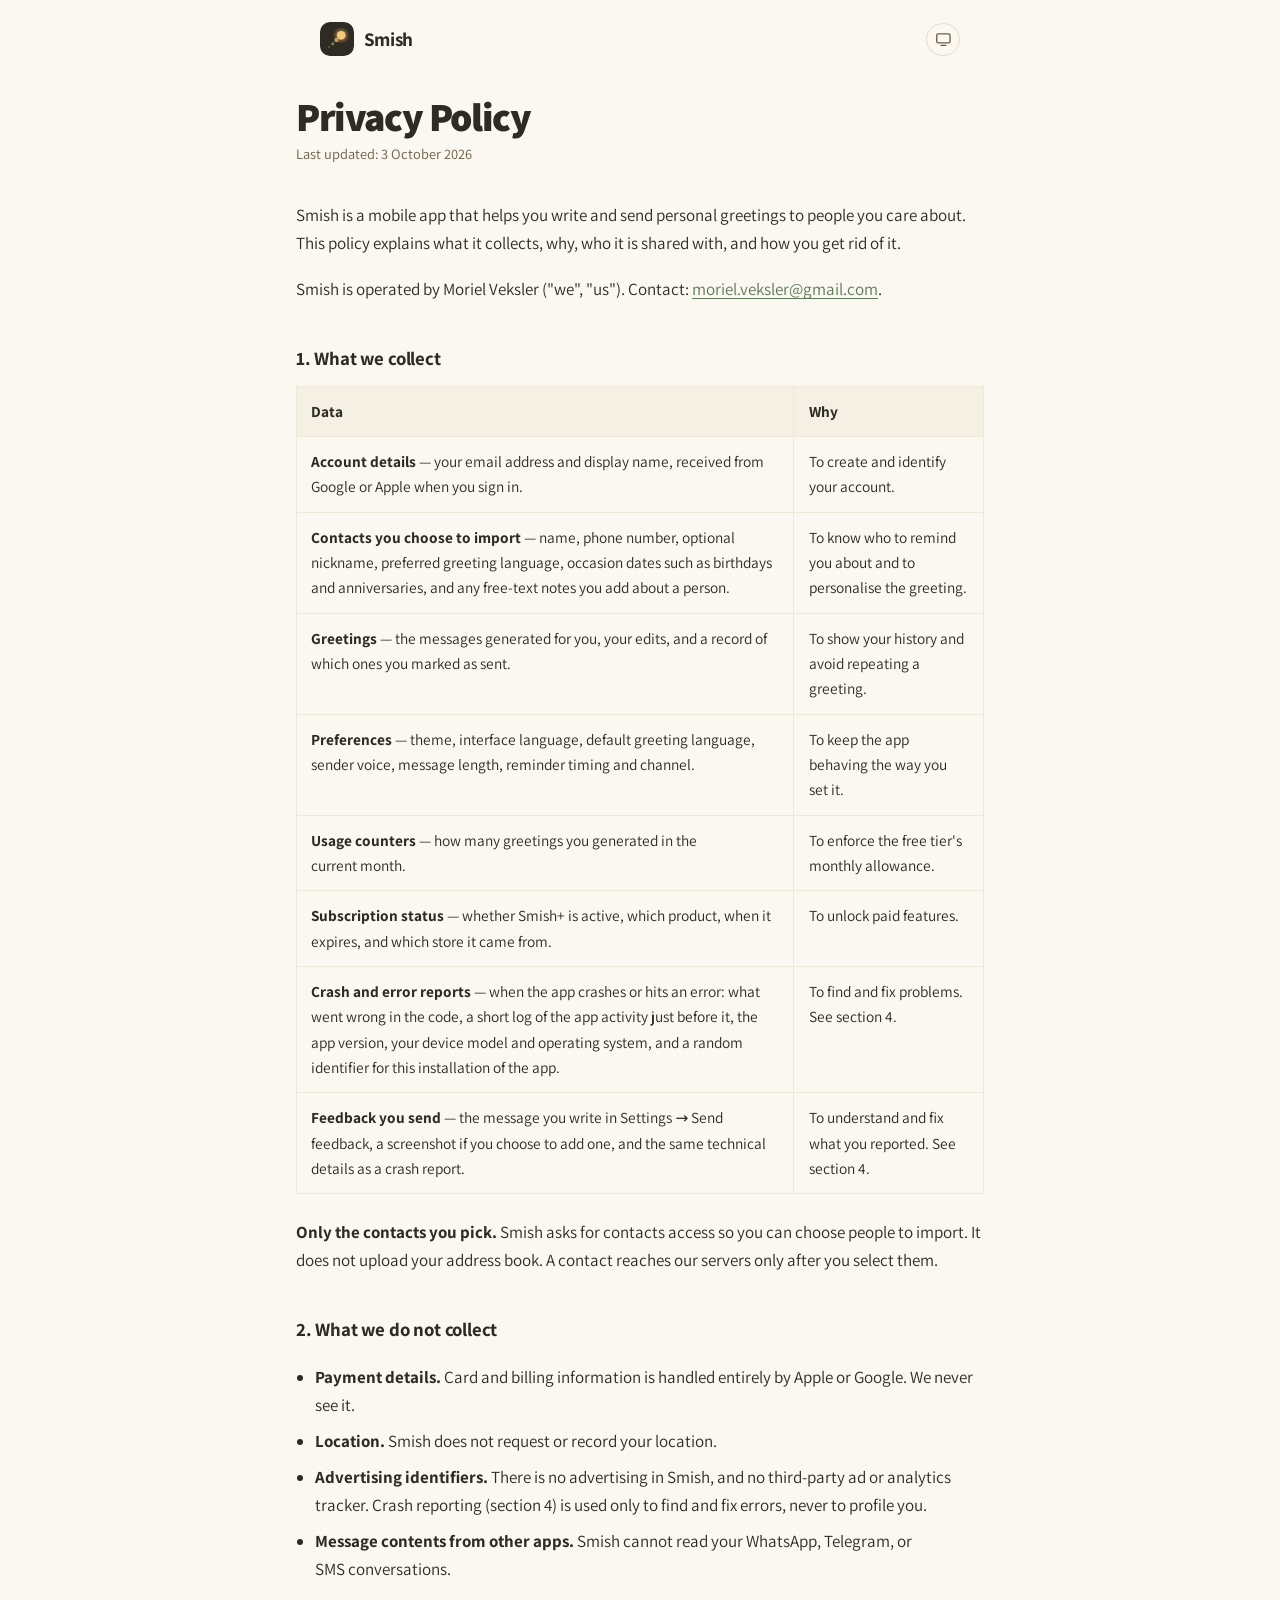
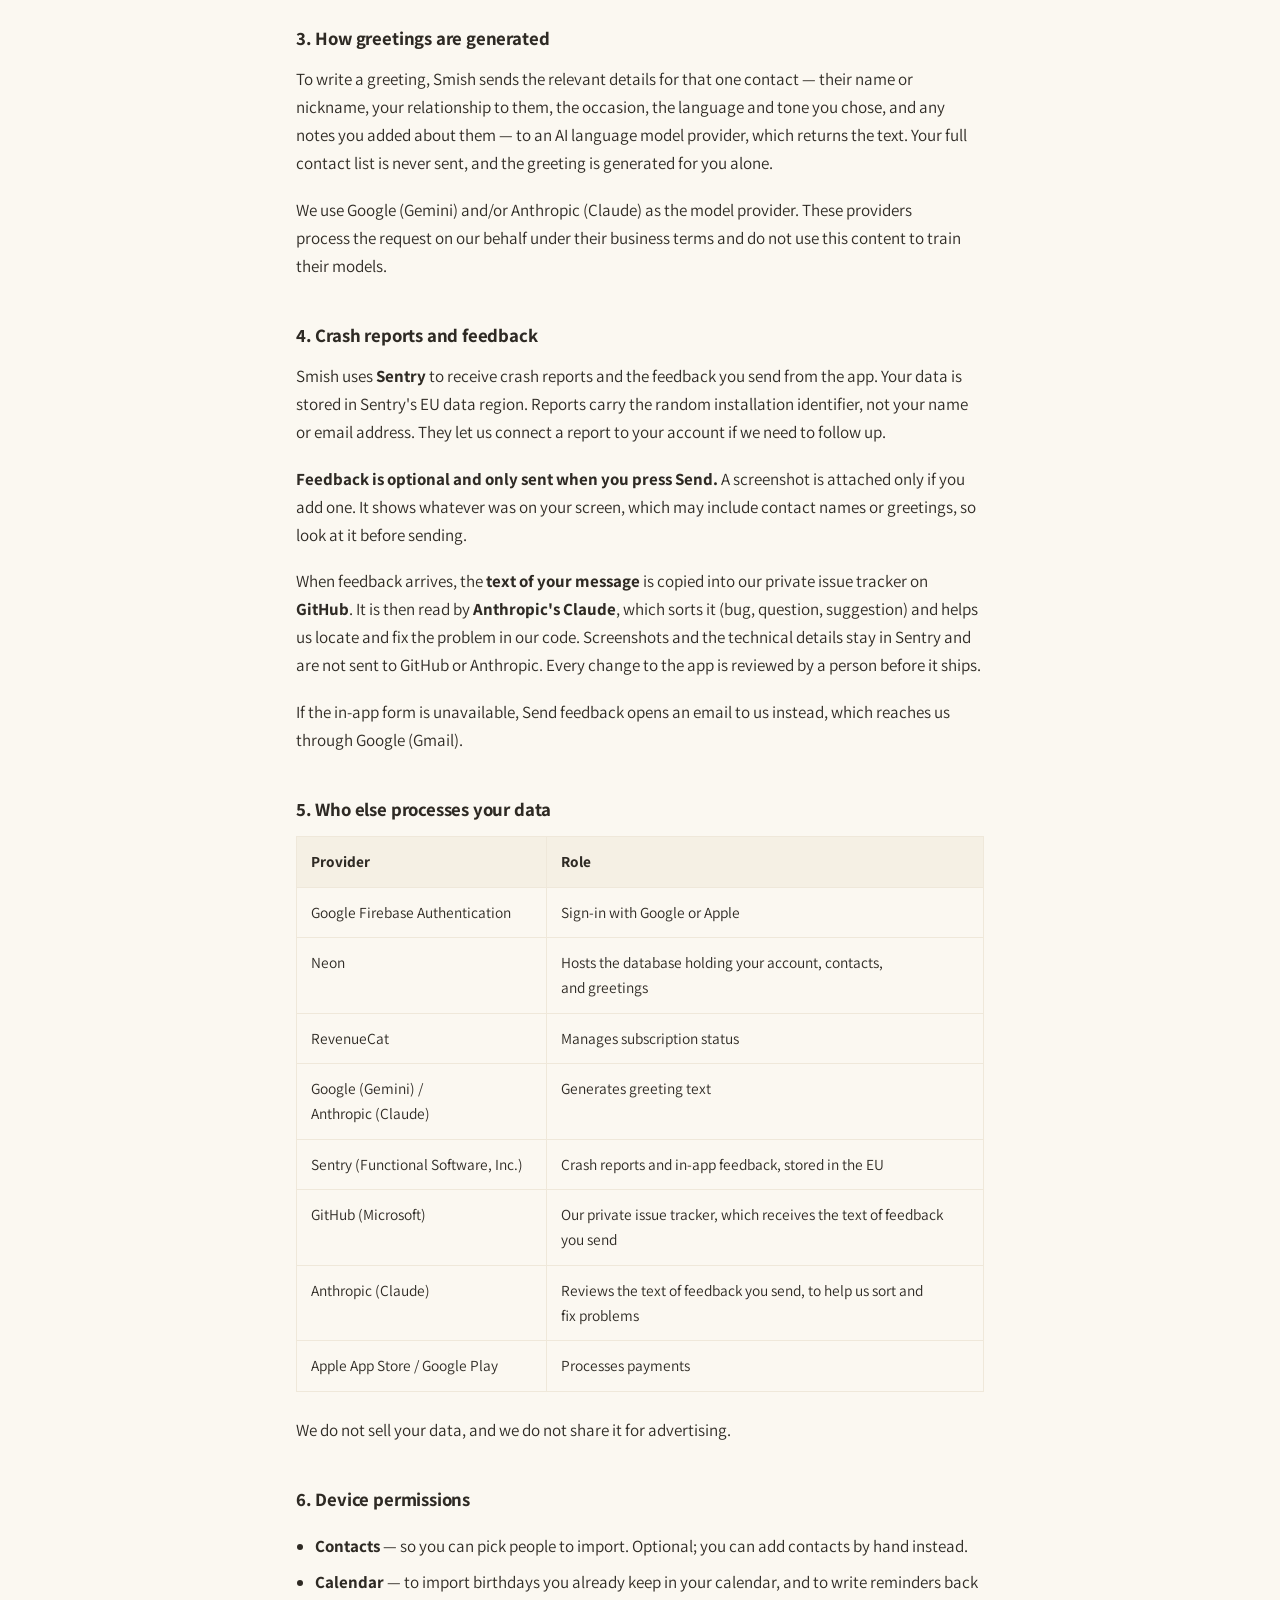
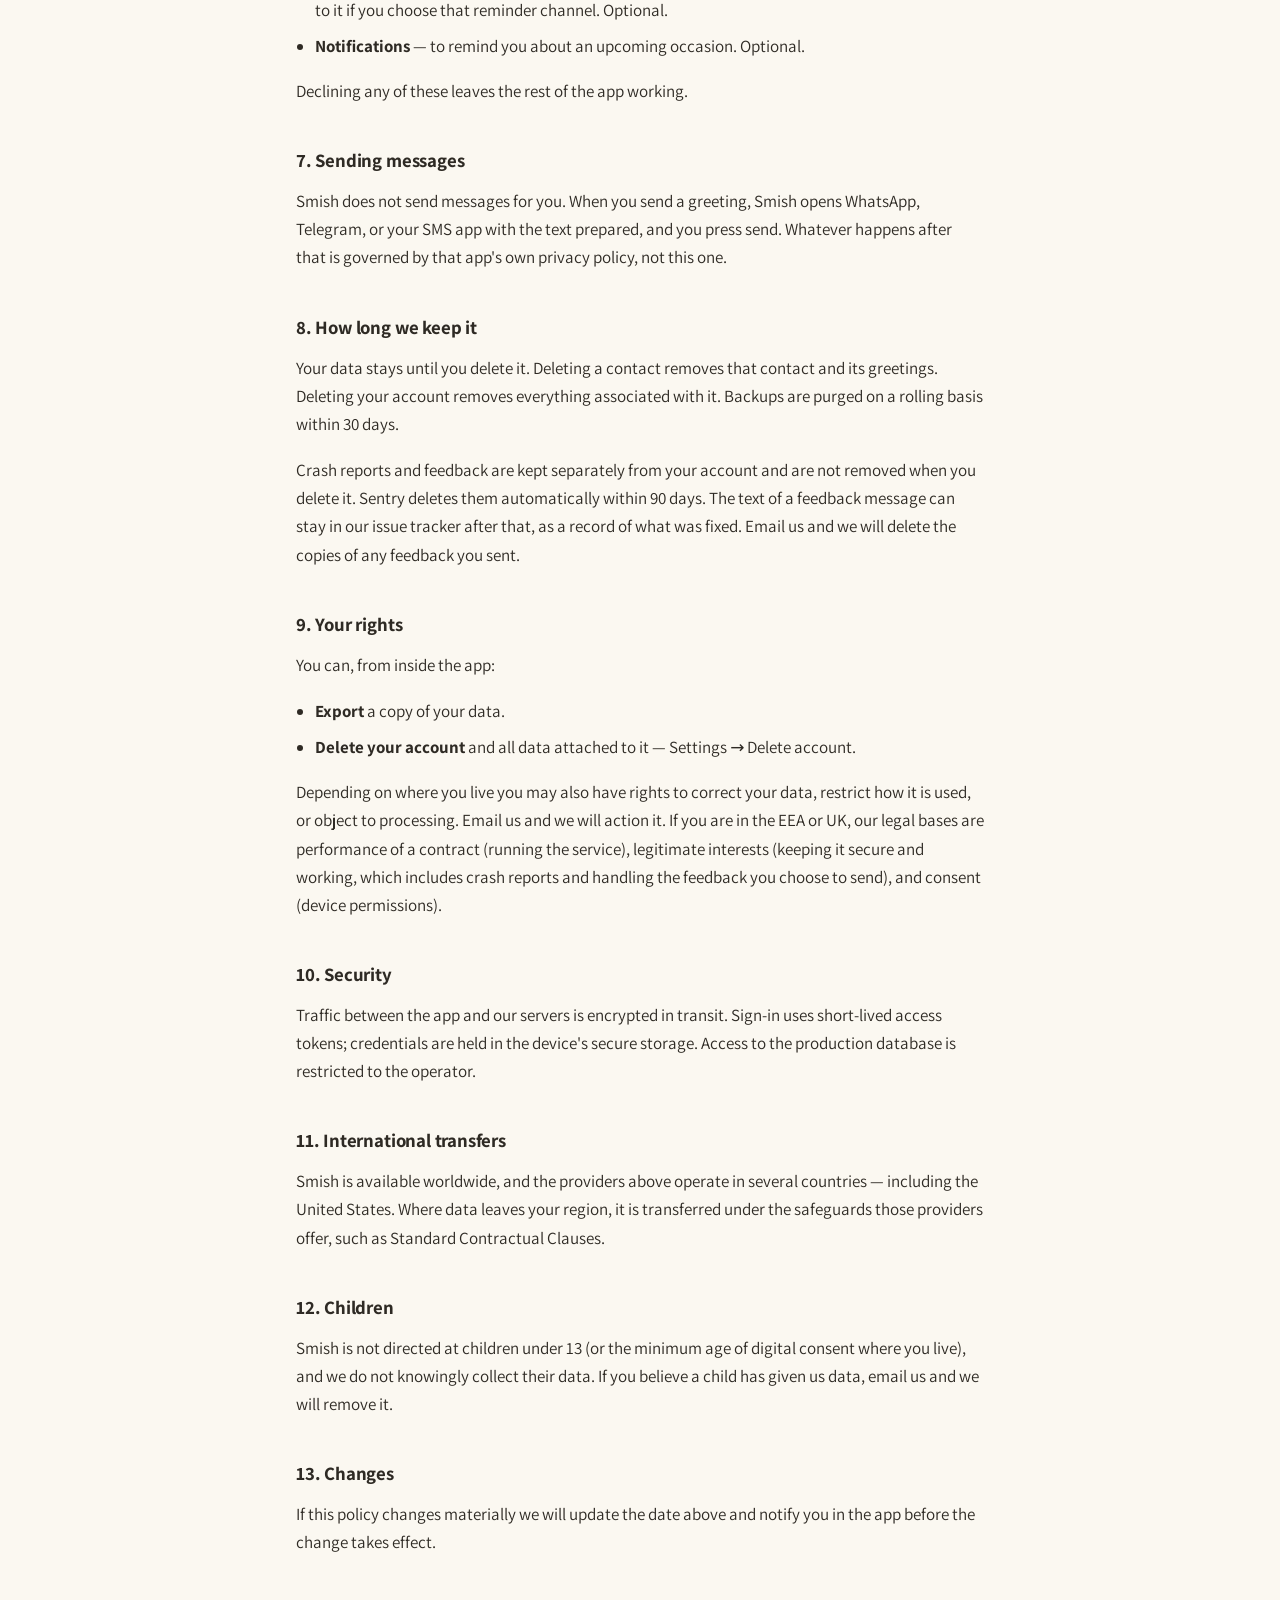
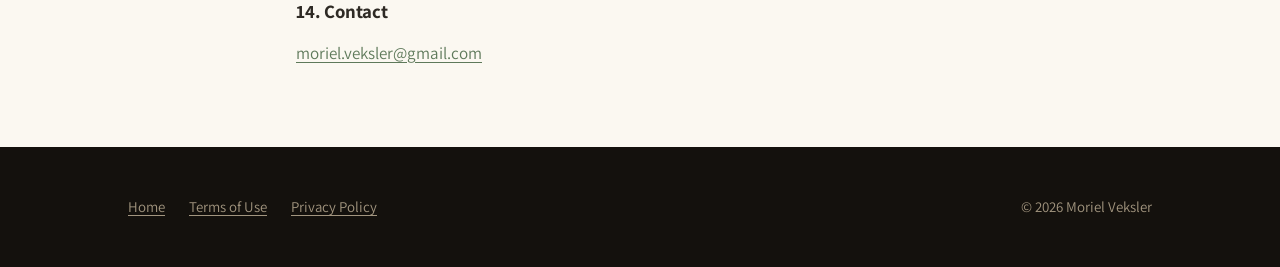
<file: privacy.html>
<!DOCTYPE html>
<html lang="en" dir="ltr">
<head>
<meta charset="utf-8">
<meta name="viewport" content="width=device-width, initial-scale=1">

<title>Privacy Policy — Smish</title>
<meta name="description" content="What Smish collects, why, who processes it, and how to export or delete it.">

<link rel="canonical" href="https://morielv.github.io/smish-site/privacy.html">

<meta property="og:type" content="article">
<meta property="og:site_name" content="Smish">
<meta property="og:locale" content="en_US">
<meta property="og:url" content="https://morielv.github.io/smish-site/privacy.html">
<meta property="og:title" content="Privacy Policy — Smish">
<meta property="og:description" content="What Smish collects, why, who processes it, and how to export or delete it.">
<meta property="og:image" content="https://morielv.github.io/smish-site/assets/og.png">
<meta property="og:image:width" content="1200">
<meta property="og:image:height" content="630">
<meta name="twitter:card" content="summary_large_image">

<link rel="icon" href="assets/mark.svg" type="image/svg+xml">
<link rel="apple-touch-icon" href="assets/apple-touch-icon.png">
<meta name="theme-color" content="#FBF8F1" media="(prefers-color-scheme: light)">
<meta name="theme-color" content="#1C1813" media="(prefers-color-scheme: dark)">

<link rel="preload" as="font" type="font/woff2" href="assets/fonts/assistant-latin.woff2" crossorigin>
<script>
/* Set the chosen theme before first paint, so a reload never flashes the
   wrong one. Everything else lives in assets/site.js. */
(function(){try{var t=localStorage.getItem("smish-theme");
if(t==="light"||t==="dark")document.documentElement.setAttribute("data-theme",t);}catch(e){}})();
</script>
<link rel="stylesheet" href="assets/site.css">
</head>
<body>

<a class="skip" href="#main">Skip to content</a>

<div class="legal">

  <header class="masthead masthead--plain">
    <a class="brand" href="./"><img src="assets/mark.svg" alt="" width="34" height="34">Smish</a>
    <div class="masthead__tools">
      <button class="theme-toggle" type="button" data-theme-toggle
              aria-label="Theme: follow system"
              data-label-system="Theme: follow system"
              data-label-light="Theme: light"
              data-label-dark="Theme: dark">
        <svg class="i-system" viewBox="0 0 24 24" fill="none" stroke="currentColor" stroke-width="1.9" stroke-linecap="round" stroke-linejoin="round" aria-hidden="true"><rect x="2.5" y="4" width="19" height="13" rx="2"/><path d="M8.5 20.5h7"/></svg>
        <svg class="i-light" viewBox="0 0 24 24" fill="none" stroke="currentColor" stroke-width="1.9" stroke-linecap="round" stroke-linejoin="round" aria-hidden="true"><circle cx="12" cy="12" r="4.2"/><path d="M12 2.4v2.2M12 19.4v2.2M4.2 12H2M22 12h-2.2M6.5 6.5 4.9 4.9M19.1 19.1l-1.6-1.6M17.5 6.5l1.6-1.6M4.9 19.1l1.6-1.6"/></svg>
        <svg class="i-dark" viewBox="0 0 24 24" fill="none" stroke="currentColor" stroke-width="1.9" stroke-linecap="round" stroke-linejoin="round" aria-hidden="true"><path d="M20.5 14.6A8.6 8.6 0 1 1 9.4 3.5a6.9 6.9 0 0 0 11.1 11.1z"/></svg>
      </button>
    </div>
  </header>

  <main id="main" tabindex="-1">

    <h1>Privacy Policy</h1>
    <p class="updated">Last updated: 3 October 2026</p>

    <p>Smish is a mobile app that helps you write and send personal greetings to people you
    care about. This policy explains what it collects, why, who it is shared with, and how
    you get rid of it.</p>

    <p>Smish is operated by Moriel Veksler ("we", "us"). Contact:
    <a href="mailto:moriel.veksler@gmail.com">moriel.veksler@gmail.com</a>.</p>

    <h2>1. What we collect</h2>

    <div class="scroller"><table>
      <tr><th>Data</th><th>Why</th></tr>
      <tr>
        <td><strong>Account details</strong> — your email address and display name, received from
            Google or Apple when you sign in.</td>
        <td>To create and identify your account.</td>
      </tr>
      <tr>
        <td><strong>Contacts you choose to import</strong> — name, phone number, optional nickname,
            preferred greeting language, occasion dates such as birthdays and anniversaries, and any
            free-text notes you add about a person.</td>
        <td>To know who to remind you about and to personalise the greeting.</td>
      </tr>
      <tr>
        <td><strong>Greetings</strong> — the messages generated for you, your edits, and a record of
            which ones you marked as sent.</td>
        <td>To show your history and avoid repeating a greeting.</td>
      </tr>
      <tr>
        <td><strong>Preferences</strong> — theme, interface language, default greeting language,
            sender voice, message length, reminder timing and channel.</td>
        <td>To keep the app behaving the way you set it.</td>
      </tr>
      <tr>
        <td><strong>Usage counters</strong> — how many greetings you generated in the current month.</td>
        <td>To enforce the free tier's monthly allowance.</td>
      </tr>
      <tr>
        <td><strong>Subscription status</strong> — whether Smish+ is active, which product, when it
            expires, and which store it came from.</td>
        <td>To unlock paid features.</td>
      </tr>
      <tr>
        <td><strong>Crash and error reports</strong> — when the app crashes or hits an error: what went
            wrong in the code, a short log of the app activity just before it, the app version, your
            device model and operating system, and a random identifier for this installation of the app.</td>
        <td>To find and fix problems. See section 4.</td>
      </tr>
      <tr>
        <td><strong>Feedback you send</strong> — the message you write in Settings → Send feedback, a
            screenshot if you choose to add one, and the same technical details as a crash report.</td>
        <td>To understand and fix what you reported. See section 4.</td>
      </tr>
    </table></div>

    <p><strong>Only the contacts you pick.</strong> Smish asks for contacts access so you can choose
    people to import. It does not upload your address book. A contact reaches our servers only after
    you select them.</p>

    <h2>2. What we do not collect</h2>
    <ul>
      <li><strong>Payment details.</strong> Card and billing information is handled entirely by Apple
          or Google. We never see it.</li>
      <li><strong>Location.</strong> Smish does not request or record your location.</li>
      <li><strong>Advertising identifiers.</strong> There is no advertising in Smish, and no
          third-party ad or analytics tracker. Crash reporting (section 4) is used only to find and fix
          errors, never to profile you.</li>
      <li><strong>Message contents from other apps.</strong> Smish cannot read your WhatsApp,
          Telegram, or SMS conversations.</li>
    </ul>

    <h2>3. How greetings are generated</h2>
    <p>To write a greeting, Smish sends the relevant details for that one contact — their name or
    nickname, your relationship to them, the occasion, the language and tone you chose, and any notes
    you added about them — to an AI language model provider, which returns the text. Your full contact
    list is never sent, and the greeting is generated for you alone.</p>
    <p>We use Google (Gemini) and/or Anthropic (Claude) as the model provider. These providers process
    the request on our behalf under their business terms and do not use this content to train their
    models.</p>

    <h2>4. Crash reports and feedback</h2>
    <p>Smish uses <strong>Sentry</strong> to receive crash reports and the feedback you send from the
    app. Your data is stored in Sentry's EU data region. Reports carry the random installation
    identifier, not your name or email address. They let us connect a report to your account if we
    need to follow up.</p>
    <p><strong>Feedback is optional and only sent when you press Send.</strong> A screenshot is attached
    only if you add one. It shows whatever was on your screen, which may include contact names or
    greetings, so look at it before sending.</p>
    <p>When feedback arrives, the <strong>text of your message</strong> is copied into our private issue
    tracker on <strong>GitHub</strong>. It is then read by <strong>Anthropic's Claude</strong>, which
    sorts it (bug, question, suggestion) and helps us locate and fix the problem in our code.
    Screenshots and the technical details stay in Sentry and are not sent to GitHub or Anthropic.
    Every change to the app is reviewed by a person before it ships.</p>
    <p>If the in-app form is unavailable, Send feedback opens an email to us instead, which reaches us
    through Google (Gmail).</p>

    <h2>5. Who else processes your data</h2>
    <div class="scroller"><table>
      <tr><th>Provider</th><th>Role</th></tr>
      <tr><td>Google Firebase Authentication</td><td>Sign-in with Google or Apple</td></tr>
      <tr><td>Neon</td><td>Hosts the database holding your account, contacts, and greetings</td></tr>
      <tr><td>RevenueCat</td><td>Manages subscription status</td></tr>
      <tr><td>Google (Gemini) / Anthropic (Claude)</td><td>Generates greeting text</td></tr>
      <tr><td>Sentry (Functional Software, Inc.)</td><td>Crash reports and in-app feedback, stored in the EU</td></tr>
      <tr><td>GitHub (Microsoft)</td><td>Our private issue tracker, which receives the text of feedback you send</td></tr>
      <tr><td>Anthropic (Claude)</td><td>Reviews the text of feedback you send, to help us sort and fix problems</td></tr>
      <tr><td>Apple App Store / Google Play</td><td>Processes payments</td></tr>
    </table></div>
    <p>We do not sell your data, and we do not share it for advertising.</p>

    <h2>6. Device permissions</h2>
    <ul>
      <li><strong>Contacts</strong> — so you can pick people to import. Optional; you can add contacts
          by hand instead.</li>
      <li><strong>Calendar</strong> — to import birthdays you already keep in your calendar, and to
          write reminders back to it if you choose that reminder channel. Optional.</li>
      <li><strong>Notifications</strong> — to remind you about an upcoming occasion. Optional.</li>
    </ul>
    <p>Declining any of these leaves the rest of the app working.</p>

    <h2>7. Sending messages</h2>
    <p>Smish does not send messages for you. When you send a greeting, Smish opens WhatsApp, Telegram,
    or your SMS app with the text prepared, and you press send. Whatever happens after that is governed
    by that app's own privacy policy, not this one.</p>

    <h2>8. How long we keep it</h2>
    <p>Your data stays until you delete it. Deleting a contact removes that contact and its greetings.
    Deleting your account removes everything associated with it. Backups are purged on a rolling basis
    within 30 days.</p>
    <p>Crash reports and feedback are kept separately from your account and are not removed when you
    delete it. Sentry deletes them automatically within 90 days. The text of a feedback message can
    stay in our issue tracker after that, as a record of what was fixed. Email us and we will delete
    the copies of any feedback you sent.</p>

    <h2>9. Your rights</h2>
    <p>You can, from inside the app:</p>
    <ul>
      <li><strong>Export</strong> a copy of your data.</li>
      <li><strong>Delete your account</strong> and all data attached to it — Settings → Delete account.</li>
    </ul>
    <p>Depending on where you live you may also have rights to correct your data, restrict how it is
    used, or object to processing. Email us and we will action it. If you are in the EEA or UK, our
    legal bases are performance of a contract (running the service), legitimate interests (keeping it
    secure and working, which includes crash reports and handling the feedback you choose to send),
    and consent (device permissions).</p>

    <h2>10. Security</h2>
    <p>Traffic between the app and our servers is encrypted in transit. Sign-in uses short-lived access
    tokens; credentials are held in the device's secure storage. Access to the production database is
    restricted to the operator.</p>

    <h2>11. International transfers</h2>
    <p>Smish is available worldwide, and the providers above operate in several countries — including
    the United States. Where data leaves your region, it is transferred under the safeguards those
    providers offer, such as Standard Contractual Clauses.</p>

    <h2>12. Children</h2>
    <p>Smish is not directed at children under 13 (or the minimum age of digital consent where you
    live), and we do not knowingly collect their data. If you believe a child has given us data,
    email us and we will remove it.</p>

    <h2>13. Changes</h2>
    <p>If this policy changes materially we will update the date above and notify you in the app before
    the change takes effect.</p>

    <h2>14. Contact</h2>
    <p><a href="mailto:moriel.veksler@gmail.com">moriel.veksler@gmail.com</a></p>

  

  </main>

</div>

<footer class="site-footer">
  <div class="site-footer__inner">
    <a href="./">Home</a>
    <a href="terms.html">Terms of Use</a>
    <a href="privacy.html">Privacy Policy</a>
    <span class="spacer">© 2026 Moriel Veksler</span>
  </div>
</footer>

</body>
</html>
</file>
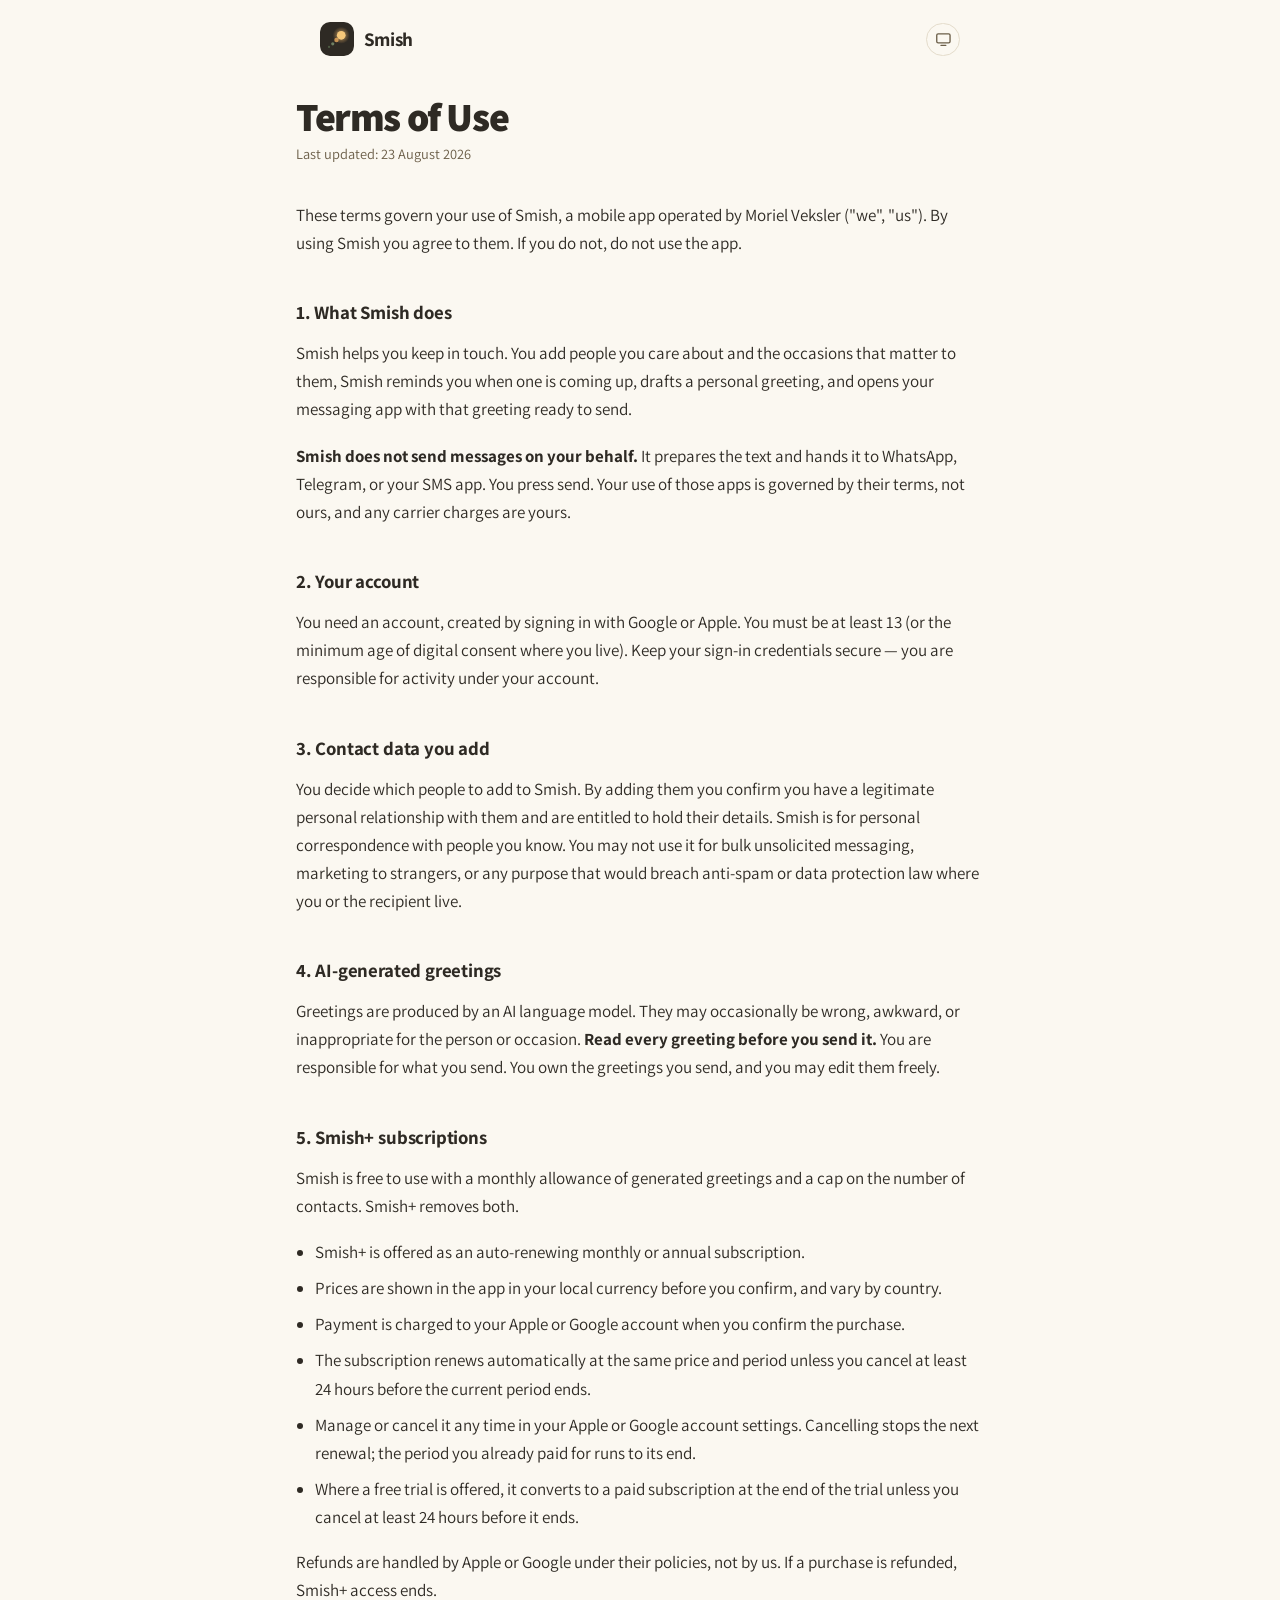
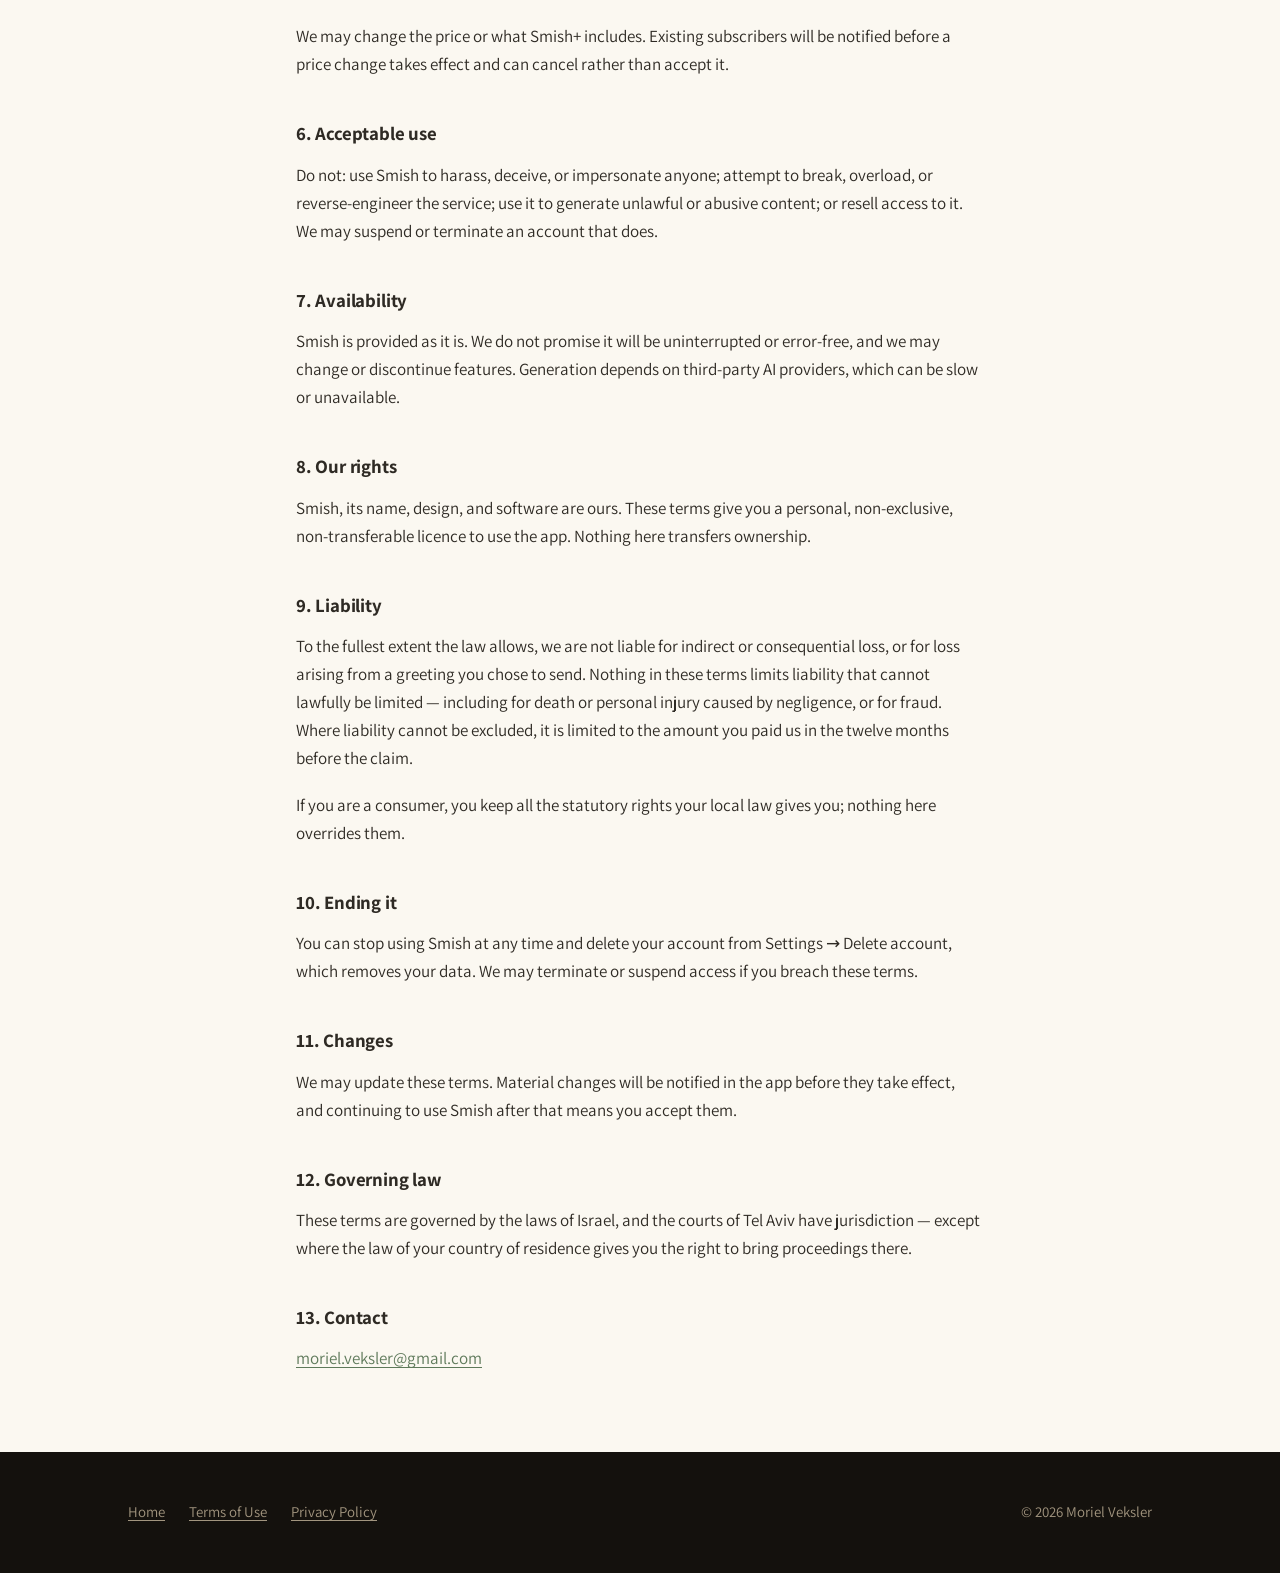
<file: terms.html>
<!DOCTYPE html>
<html lang="en" dir="ltr">
<head>
<meta charset="utf-8">
<meta name="viewport" content="width=device-width, initial-scale=1">

<title>Terms of Use — Smish</title>
<meta name="description" content="The terms that govern your use of Smish, including Smish+ subscriptions, acceptable use, and liability.">

<link rel="canonical" href="https://morielv.github.io/smish-site/terms.html">

<meta property="og:type" content="article">
<meta property="og:site_name" content="Smish">
<meta property="og:locale" content="en_US">
<meta property="og:url" content="https://morielv.github.io/smish-site/terms.html">
<meta property="og:title" content="Terms of Use — Smish">
<meta property="og:description" content="The terms that govern your use of Smish, including Smish+ subscriptions, acceptable use, and liability.">
<meta property="og:image" content="https://morielv.github.io/smish-site/assets/og.png">
<meta property="og:image:width" content="1200">
<meta property="og:image:height" content="630">
<meta name="twitter:card" content="summary_large_image">

<link rel="icon" href="assets/mark.svg" type="image/svg+xml">
<link rel="apple-touch-icon" href="assets/apple-touch-icon.png">
<meta name="theme-color" content="#FBF8F1" media="(prefers-color-scheme: light)">
<meta name="theme-color" content="#1C1813" media="(prefers-color-scheme: dark)">

<link rel="preload" as="font" type="font/woff2" href="assets/fonts/assistant-latin.woff2" crossorigin>
<script>
/* Set the chosen theme before first paint, so a reload never flashes the
   wrong one. Everything else lives in assets/site.js. */
(function(){try{var t=localStorage.getItem("smish-theme");
if(t==="light"||t==="dark")document.documentElement.setAttribute("data-theme",t);}catch(e){}})();
</script>
<link rel="stylesheet" href="assets/site.css">
</head>
<body>

<a class="skip" href="#main">Skip to content</a>

<div class="legal">

  <header class="masthead masthead--plain">
    <a class="brand" href="./"><img src="assets/mark.svg" alt="" width="34" height="34">Smish</a>
    <div class="masthead__tools">
      <button class="theme-toggle" type="button" data-theme-toggle
              aria-label="Theme: follow system"
              data-label-system="Theme: follow system"
              data-label-light="Theme: light"
              data-label-dark="Theme: dark">
        <svg class="i-system" viewBox="0 0 24 24" fill="none" stroke="currentColor" stroke-width="1.9" stroke-linecap="round" stroke-linejoin="round" aria-hidden="true"><rect x="2.5" y="4" width="19" height="13" rx="2"/><path d="M8.5 20.5h7"/></svg>
        <svg class="i-light" viewBox="0 0 24 24" fill="none" stroke="currentColor" stroke-width="1.9" stroke-linecap="round" stroke-linejoin="round" aria-hidden="true"><circle cx="12" cy="12" r="4.2"/><path d="M12 2.4v2.2M12 19.4v2.2M4.2 12H2M22 12h-2.2M6.5 6.5 4.9 4.9M19.1 19.1l-1.6-1.6M17.5 6.5l1.6-1.6M4.9 19.1l1.6-1.6"/></svg>
        <svg class="i-dark" viewBox="0 0 24 24" fill="none" stroke="currentColor" stroke-width="1.9" stroke-linecap="round" stroke-linejoin="round" aria-hidden="true"><path d="M20.5 14.6A8.6 8.6 0 1 1 9.4 3.5a6.9 6.9 0 0 0 11.1 11.1z"/></svg>
      </button>
    </div>
  </header>

  <main id="main" tabindex="-1">

    <h1>Terms of Use</h1>
    <p class="updated">Last updated: 23 August 2026</p>

    <p>These terms govern your use of Smish, a mobile app operated by Moriel Veksler ("we", "us").
    By using Smish you agree to them. If you do not, do not use the app.</p>

    <h2>1. What Smish does</h2>
    <p>Smish helps you keep in touch. You add people you care about and the occasions that matter to
    them, Smish reminds you when one is coming up, drafts a personal greeting, and opens your
    messaging app with that greeting ready to send.</p>
    <p><strong>Smish does not send messages on your behalf.</strong> It prepares the text and hands it
    to WhatsApp, Telegram, or your SMS app. You press send. Your use of those apps is governed by
    their terms, not ours, and any carrier charges are yours.</p>

    <h2>2. Your account</h2>
    <p>You need an account, created by signing in with Google or Apple. You must be at least 13 (or
    the minimum age of digital consent where you live). Keep your sign-in credentials secure — you are
    responsible for activity under your account.</p>

    <h2>3. Contact data you add</h2>
    <p>You decide which people to add to Smish. By adding them you confirm you have a legitimate
    personal relationship with them and are entitled to hold their details. Smish is for personal
    correspondence with people you know. You may not use it for bulk unsolicited messaging,
    marketing to strangers, or any purpose that would breach anti-spam or data protection law where
    you or the recipient live.</p>

    <h2>4. AI-generated greetings</h2>
    <p>Greetings are produced by an AI language model. They may occasionally be wrong, awkward, or
    inappropriate for the person or occasion. <strong>Read every greeting before you send it.</strong>
    You are responsible for what you send. You own the greetings you send, and you may edit them
    freely.</p>

    <h2>5. Smish+ subscriptions</h2>
    <p>Smish is free to use with a monthly allowance of generated greetings and a cap on the number of
    contacts. Smish+ removes both.</p>
    <ul>
      <li>Smish+ is offered as an auto-renewing monthly or annual subscription.</li>
      <li>Prices are shown in the app in your local currency before you confirm, and vary by country.</li>
      <li>Payment is charged to your Apple or Google account when you confirm the purchase.</li>
      <li>The subscription renews automatically at the same price and period unless you cancel at
          least 24 hours before the current period ends.</li>
      <li>Manage or cancel it any time in your Apple or Google account settings. Cancelling stops the
          next renewal; the period you already paid for runs to its end.</li>
      <li>Where a free trial is offered, it converts to a paid subscription at the end of the trial
          unless you cancel at least 24 hours before it ends.</li>
    </ul>
    <p>Refunds are handled by Apple or Google under their policies, not by us. If a purchase is
    refunded, Smish+ access ends.</p>
    <p>We may change the price or what Smish+ includes. Existing subscribers will be notified before a
    price change takes effect and can cancel rather than accept it.</p>

    <h2>6. Acceptable use</h2>
    <p>Do not: use Smish to harass, deceive, or impersonate anyone; attempt to break, overload, or
    reverse-engineer the service; use it to generate unlawful or abusive content; or resell access to
    it. We may suspend or terminate an account that does.</p>

    <h2>7. Availability</h2>
    <p>Smish is provided as it is. We do not promise it will be uninterrupted or error-free, and we
    may change or discontinue features. Generation depends on third-party AI providers, which can be
    slow or unavailable.</p>

    <h2>8. Our rights</h2>
    <p>Smish, its name, design, and software are ours. These terms give you a personal,
    non-exclusive, non-transferable licence to use the app. Nothing here transfers ownership.</p>

    <h2>9. Liability</h2>
    <p>To the fullest extent the law allows, we are not liable for indirect or consequential loss, or
    for loss arising from a greeting you chose to send. Nothing in these terms limits liability that
    cannot lawfully be limited — including for death or personal injury caused by negligence, or for
    fraud. Where liability cannot be excluded, it is limited to the amount you paid us in the twelve
    months before the claim.</p>
    <p>If you are a consumer, you keep all the statutory rights your local law gives you; nothing here
    overrides them.</p>

    <h2>10. Ending it</h2>
    <p>You can stop using Smish at any time and delete your account from Settings → Delete account,
    which removes your data. We may terminate or suspend access if you breach these terms.</p>

    <h2>11. Changes</h2>
    <p>We may update these terms. Material changes will be notified in the app before they take
    effect, and continuing to use Smish after that means you accept them.</p>

    <h2>12. Governing law</h2>
    <p>These terms are governed by the laws of Israel, and the courts of Tel Aviv have jurisdiction —
    except where the law of your country of residence gives you the right to bring proceedings there.</p>

    <h2>13. Contact</h2>
    <p><a href="mailto:moriel.veksler@gmail.com">moriel.veksler@gmail.com</a></p>

  

  </main>

</div>

<footer class="site-footer">
  <div class="site-footer__inner">
    <a href="./">Home</a>
    <a href="terms.html">Terms of Use</a>
    <a href="privacy.html">Privacy Policy</a>
    <span class="spacer">© 2026 Moriel Veksler</span>
  </div>
</footer>

</body>
</html>
</file>
<file: assets/site.css>
/* Smish website — shared styles.
   Palette mirrors packages/shared/src/theme/tokens.ts (warm sage/terracotta).
   No build step and no external requests: the one typeface is self-hosted. */

/* ---------- typeface ---------- */

@font-face {
  font-family: "Assistant";
  font-style: normal;
  font-weight: 300 800;
  font-display: swap;
  src: url("fonts/assistant-hebrew.woff2") format("woff2");
  unicode-range: U+0307-0308, U+0590-05FF, U+200C-2010, U+20AA, U+25CC, U+FB1D-FB4F;
}
@font-face {
  font-family: "Assistant";
  font-style: normal;
  font-weight: 300 800;
  font-display: swap;
  src: url("fonts/assistant-latin.woff2") format("woff2");
  unicode-range: U+0000-00FF, U+0131, U+0152-0153, U+02BB-02BC, U+02C6, U+02DA,
                 U+02DC, U+0304, U+0308, U+0329, U+2000-206F, U+20AC, U+2122,
                 U+2191, U+2193, U+2212, U+2215, U+FEFF, U+FFFD;
}

/* ---------- tokens ---------- */

:root {
  color-scheme: light dark;

  --bg: #FBF8F1;
  --fg: #2E2A24;
  --muted: #6B5E48;
  --surface: #FFFFFF;
  --surface-sunk: #F5F0E4;
  --line: #E4DCCB;
  --line-soft: #EFE8DA;
  --primary: #5E795A;
  --primary-ink: #243A22;
  --primary-wash: #E7EFE3;
  --accent: #94634F;

  /* The night palette is constant in both themes — it is the brand's own
     dark, the same sky the app's onboarding uses. */
  --night: #14110D;
  --night-fg: #F3ECDF;
  --night-muted: #A2957F;
  --night-line: rgba(243, 236, 223, .13);
  --ember: #F6C87A;
  --ember-deep: #E9A85C;
  --sage-lit: #9DBE8F;

  --radius: 14px;
  --radius-lg: 22px;
  --radius-xl: 30px;
  --prose: 40rem;
  --band: 64rem;

  --shadow-sm: 0 1px 2px rgba(46, 42, 36, .05);
  --shadow: 0 1px 2px rgba(46, 42, 36, .04), 0 10px 30px -14px rgba(46, 42, 36, .22);
  --shadow-lg: 0 2px 4px rgba(46, 42, 36, .05), 0 30px 60px -28px rgba(46, 42, 36, .34);
}

/* Three theme states. Bare :root is light. The OS preference applies only
   while the visitor has not explicitly chosen light, and an explicit choice
   wins in both directions — so the masthead toggle can override a dark OS. */
@media (prefers-color-scheme: dark) {
  :root:not([data-theme="light"]) {
    --bg: #1C1813;
    --fg: #EDE6D8;
    --muted: #B6AB97;
    --surface: #262019;
    --surface-sunk: #201B15;
    --line: #3A3228;
    --line-soft: #2E2720;
    --primary: #7FA875;
    --primary-ink: #DCEBD6;
    --primary-wash: #324230;
    --accent: #D9A491;

    --shadow-sm: 0 1px 2px rgba(0, 0, 0, .4);
    --shadow: 0 1px 2px rgba(0, 0, 0, .4), 0 10px 30px -14px rgba(0, 0, 0, .75);
    --shadow-lg: 0 2px 4px rgba(0, 0, 0, .5), 0 30px 60px -28px rgba(0, 0, 0, .9);
  }
}

:root[data-theme="dark"] {
    --bg: #1C1813;
    --fg: #EDE6D8;
    --muted: #B6AB97;
    --surface: #262019;
    --surface-sunk: #201B15;
    --line: #3A3228;
    --line-soft: #2E2720;
    --primary: #7FA875;
    --primary-ink: #DCEBD6;
    --primary-wash: #324230;
    --accent: #D9A491;

    --shadow-sm: 0 1px 2px rgba(0, 0, 0, .4);
    --shadow: 0 1px 2px rgba(0, 0, 0, .4), 0 10px 30px -14px rgba(0, 0, 0, .75);
    --shadow-lg: 0 2px 4px rgba(0, 0, 0, .5), 0 30px 60px -28px rgba(0, 0, 0, .9);
}

:root[data-theme="light"] { color-scheme: light; }
:root[data-theme="dark"] { color-scheme: dark; }

*, *::before, *::after { box-sizing: border-box; }

html { -webkit-text-size-adjust: 100%; scroll-behavior: smooth; }

body {
  margin: 0;
  background: var(--bg);
  color: var(--fg);
  font-family: "Assistant", system-ui, -apple-system, "Segoe UI", Roboto, sans-serif;
  font-size: 1.0625rem;
  font-weight: 400;
  line-height: 1.65;
  text-wrap: pretty;
  -webkit-font-smoothing: antialiased;
  overflow-x: hidden;
}

:lang(he) body, body:lang(he) { line-height: 1.75; }

/* ---------- shared bits ---------- */

.skip {
  position: absolute;
  inset-inline-start: .75rem;
  top: -5rem;
  z-index: 20;
  padding: .65rem 1.1rem;
  background: var(--surface);
  color: var(--fg);
  border: 1px solid var(--line);
  border-radius: var(--radius);
  text-decoration: none;
  transition: top 140ms ease;
}
.skip:focus { top: .75rem; }

:focus-visible { outline: 2px solid var(--ember); outline-offset: 3px; border-radius: 5px; }

a { color: var(--primary); text-underline-offset: .18em; }
a:hover { color: var(--fg); }

p { margin: 0 0 1.15rem; }
p:last-child { margin-bottom: 0; }

.band { padding: clamp(4rem, 9vw, 7rem) 1.5rem; }
.band__inner { max-width: var(--band); margin-inline: auto; }
.band--sunk { background: var(--surface-sunk); }
.band--night { background: var(--night); color: var(--night-fg); }
.band--night a { color: var(--ember); }
.band--night a:hover { color: var(--night-fg); }

.eyebrow {
  font-size: .78rem;
  font-weight: 700;
  letter-spacing: .14em;
  text-transform: uppercase;
  color: var(--accent);
  margin: 0 0 .9rem;
}
:lang(he) .eyebrow { letter-spacing: .06em; font-size: .85rem; text-transform: none; }
.band--night .eyebrow { color: var(--ember-deep); }

.section-title {
  font-size: clamp(1.6rem, 3.6vw, 2.35rem);
  font-weight: 700;
  line-height: 1.18;
  letter-spacing: -.022em;
  margin: 0 0 1rem;
  text-wrap: balance;
}
:lang(he) .section-title { letter-spacing: -.005em; }

.section-lede {
  font-size: 1.1rem;
  color: var(--muted);
  max-width: 38ch;
  margin: 0 0 2.75rem;
}
.band--night .section-lede { color: var(--night-muted); }

/* ---------- masthead ---------- */

.masthead {
  position: absolute;
  inset-inline: 0;
  top: 0;
  z-index: 5;
  display: flex;
  align-items: center;
  gap: .75rem;
  max-width: var(--band);
  margin-inline: auto;
  padding: 1.4rem 1.5rem;
}
.masthead--plain { position: static; padding-block: 1.4rem 2.5rem; }

.brand {
  display: inline-flex;
  align-items: center;
  gap: .6rem;
  font-weight: 700;
  font-size: 1.2rem;
  letter-spacing: -.015em;
  color: var(--night-fg);
  text-decoration: none;
}
.masthead--plain .brand { color: var(--fg); }
.brand img { display: block; width: 34px; height: 34px; border-radius: 10px; }

.masthead__tools {
  margin-inline-start: auto;
  display: flex;
  align-items: center;
  gap: .5rem;
}

.theme-toggle {
  display: grid;
  place-items: center;
  width: 2.1rem;
  height: 2.1rem;
  padding: 0;
  border: 1px solid var(--night-line);
  border-radius: 999px;
  background: none;
  color: var(--night-muted);
  cursor: pointer;
  font: inherit;
  transition: color 160ms ease, border-color 160ms ease;
}
.theme-toggle:hover { color: var(--night-fg); border-color: var(--night-muted); }
.masthead--plain .theme-toggle { border-color: var(--line); color: var(--muted); }
.masthead--plain .theme-toggle:hover { color: var(--fg); border-color: var(--muted); }

.theme-toggle svg { width: 1.05rem; height: 1.05rem; display: none; }
.theme-toggle[data-mode="system"] .i-system,
.theme-toggle[data-mode="light"] .i-light,
.theme-toggle[data-mode="dark"] .i-dark { display: block; }
/* Before the script runs there is no mode yet — show the system glyph so the
   control is never an empty circle. */
.theme-toggle:not([data-mode]) .i-system { display: block; }

.lang-switch {
  display: inline-block;
  padding: .35rem .85rem;
  border: 1px solid var(--night-line);
  border-radius: 999px;
  color: var(--night-muted);
  font-size: .92rem;
  font-weight: 600;
  text-decoration: none;
  transition: color 160ms ease, border-color 160ms ease;
}
.lang-switch:hover { color: var(--night-fg); border-color: var(--night-muted); }
.masthead--plain .lang-switch { border-color: var(--line); color: var(--muted); }
.masthead--plain .lang-switch:hover { color: var(--fg); border-color: var(--muted); }

/* ---------- hero ---------- */

.hero {
  position: relative;
  background: var(--night);
  color: var(--night-fg);
  overflow: hidden;
  isolation: isolate;
}
.hero__sky {
  position: absolute;
  inset: 0;
  z-index: 0;
  display: block;
  width: 100%;
  height: 100%;
}
/* a warm bloom behind the headline, so the type never sits on flat black */
.hero::after {
  content: "";
  position: absolute;
  z-index: 0;
  inset-inline-end: -12%;
  top: -18%;
  width: min(70vw, 620px);
  aspect-ratio: 1;
  background: radial-gradient(circle, rgba(233, 168, 92, .17), transparent 68%);
  pointer-events: none;
}

.hero__inner {
  position: relative;
  z-index: 1;
  max-width: var(--band);
  margin-inline: auto;
  padding: clamp(8rem, 17vw, 11rem) 1.5rem clamp(4.5rem, 9vw, 7rem);
}

.hero__badge {
  display: inline-flex;
  align-items: center;
  gap: .55rem;
  padding: .42rem 1rem;
  margin: 0 0 1.9rem;
  border: 1px solid var(--night-line);
  border-radius: 999px;
  background: rgba(243, 236, 223, .05);
  color: var(--night-muted);
  font-size: .88rem;
  font-weight: 600;
}
.hero__badge .dot {
  width: .55rem;
  height: .55rem;
  border-radius: 50%;
  background: var(--ember);
  box-shadow: 0 0 0 4px rgba(246, 200, 122, .16);
}

h1 {
  font-size: clamp(2.6rem, 7.2vw, 4.6rem);
  font-weight: 800;
  line-height: 1.04;
  letter-spacing: -.035em;
  margin: 0 0 1.15rem;
  max-width: 15ch;
  text-wrap: balance;
}
:lang(he) h1 { letter-spacing: -.012em; line-height: 1.12; }

.glow {
  background: linear-gradient(105deg, var(--ember) 12%, var(--ember-deep) 88%);
  -webkit-background-clip: text;
  background-clip: text;
  color: transparent;
}

.hero__lede {
  font-size: clamp(1.12rem, 2.2vw, 1.4rem);
  line-height: 1.5;
  color: var(--night-muted);
  max-width: 34ch;
  margin: 0 0 2.5rem;
  text-wrap: balance;
}

/* ---------- store buttons ---------- */

.stores { display: flex; flex-wrap: wrap; gap: .75rem; margin: 0; }

.store {
  display: inline-flex;
  align-items: center;
  gap: .55rem;
  padding: .8rem 1.35rem;
  border-radius: 999px;
  border: 1px solid var(--night-line);
  background: rgba(243, 236, 223, .06);
  color: var(--night-fg);
  font-size: .98rem;
  font-weight: 600;
  text-decoration: none;
}
.store[aria-disabled="true"] { opacity: .62; cursor: default; pointer-events: none; font-weight: 500; }
.band--sunk .store, .closer .store { border-color: var(--line); background: var(--surface); color: var(--fg); }

/* ---------- the phone ---------- */

.showcase { display: grid; gap: clamp(2.5rem, 6vw, 4.5rem); align-items: center; }
@media (min-width: 56rem) {
  .showcase { grid-template-columns: minmax(0, 1fr) auto; }
}

.phone {
  width: 288px;
  margin-inline: auto;
  padding: 11px;
  border-radius: 42px;
  background: linear-gradient(160deg, #3B342B, #17130F 60%);
  box-shadow: var(--shadow-lg), inset 0 0 0 1px rgba(243, 236, 223, .1);
}
.phone__screen {
  position: relative;
  border-radius: 32px;
  background: var(--bg);
  padding: 2.4rem 1rem 1.1rem;
  overflow: hidden;
}
.phone__screen::before {          /* the pill cutout */
  content: "";
  position: absolute;
  top: .8rem;
  inset-inline-start: 50%;
  transform: translateX(-50%);
  width: 4.6rem;
  height: .95rem;
  border-radius: 999px;
  background: #17130F;
}

.chat { display: grid; gap: .7rem; }

.chat__day {
  justify-self: center;
  font-size: .74rem;
  font-weight: 700;
  letter-spacing: .06em;
  text-transform: uppercase;
  color: var(--muted);
}
:lang(he) .chat__day { letter-spacing: 0; text-transform: none; font-size: .8rem; }

.bubble {
  max-width: 92%;
  padding: .8rem .95rem;
  border-radius: 18px;
  font-size: .95rem;
  line-height: 1.55;
  box-shadow: var(--shadow-sm);
}
.bubble--them {
  justify-self: start;
  background: var(--surface);
  border: 1px solid var(--line-soft);
  border-start-start-radius: 6px;
}
.bubble__meta { display: block; margin-top: .35rem; font-size: .72rem; color: var(--muted); }

.draft {
  margin-top: .35rem;
  padding: .85rem .95rem;
  border-radius: 16px;
  background: var(--surface);
  border: 1px dashed var(--line);
}
.draft__label {
  display: flex;
  align-items: center;
  gap: .4rem;
  font-size: .74rem;
  font-weight: 700;
  letter-spacing: .07em;
  text-transform: uppercase;
  color: var(--accent);
  margin: 0 0 .45rem;
}
:lang(he) .draft__label { letter-spacing: 0; text-transform: none; font-size: .82rem; }
.draft__label .spark { width: .5rem; height: .5rem; border-radius: 50%; background: var(--ember-deep); flex: none; }
.draft p { margin: 0; font-size: .93rem; line-height: 1.6; }

.draft__actions { display: flex; align-items: center; gap: .4rem; margin-top: .8rem; }
.pill {
  flex: 1;
  text-align: center;
  /* A wrapping label stretches the row and rounds the pills into circles. */
  white-space: nowrap;
  padding: .45rem .5rem;
  border-radius: 999px;
  font-size: .79rem;
  font-weight: 700;
  border: 1px solid var(--line);
  color: var(--muted);
}
.pill--go { background: var(--primary); border-color: var(--primary); color: #fff; }

/* ---------- steps ---------- */

.steps { list-style: none; margin: 0; padding: 0; display: grid; gap: 1.1rem; }
@media (min-width: 48rem) { .steps { grid-template-columns: repeat(3, 1fr); } }

.steps li {
  background: var(--surface);
  border: 1px solid var(--line-soft);
  border-radius: var(--radius-lg);
  padding: 1.6rem 1.5rem;
  box-shadow: var(--shadow);
}

.steps .n {
  display: grid;
  place-items: center;
  width: 2.2rem;
  height: 2.2rem;
  margin: 0 0 1rem;
  border-radius: 12px;
  background: var(--primary-wash);
  color: var(--primary-ink);
  font-size: .92rem;
  font-weight: 800;
  font-variant-numeric: tabular-nums;
}
.steps h3 { font-size: 1.12rem; font-weight: 700; margin: 0 0 .4rem; letter-spacing: -.012em; }
.steps p { color: var(--muted); margin: 0; font-size: .98rem; }

/* ---------- occasion chips ---------- */

.chips { display: flex; flex-wrap: wrap; gap: .6rem; margin: 0; padding: 0; list-style: none; }
.chips li {
  padding: .55rem 1.05rem;
  border-radius: 999px;
  border: 1px solid var(--line);
  background: var(--surface);
  font-size: .95rem;
  font-weight: 600;
  box-shadow: var(--shadow-sm);
}

/* ---------- plan ---------- */

/* On a wide screen the pitch sits opposite the card, so the band does not
   leave half its width empty. */
.plan-band { display: grid; gap: clamp(2.25rem, 5vw, 4rem); }
@media (min-width: 56rem) {
  .plan-band { grid-template-columns: 1fr 1fr; align-items: center; }
  .plan-band .section-lede { margin-bottom: 0; }
  .plan-band .plan { max-width: none; justify-self: end; }
}

.plan {
  border: 1px solid var(--night-line);
  border-radius: var(--radius-xl);
  background: linear-gradient(165deg, rgba(243, 236, 223, .07), rgba(243, 236, 223, .02));
  padding: clamp(1.6rem, 4vw, 2.4rem);
  max-width: 30rem;
}
.plan h3 { margin: 0 0 .3rem; font-size: 1.5rem; font-weight: 800; letter-spacing: -.02em; }
.plan__sub { color: var(--night-muted); margin: 0 0 1.5rem; font-size: .98rem; }
.plan ul { list-style: none; margin: 0 0 1.5rem; padding: 0; display: grid; gap: .7rem; }
.plan li { display: flex; gap: .7rem; align-items: start; font-size: .99rem; }
.plan li svg { flex: none; width: 1.15rem; height: 1.15rem; margin-top: .3rem; color: var(--sage-lit); }
.plan .fineprint { font-size: .87rem; color: var(--night-muted); margin: 0; line-height: 1.55; }

/* ---------- faq ---------- */

.faq { display: grid; gap: .55rem; max-width: var(--prose); }

.faq details {
  border: 1px solid var(--line-soft);
  border-radius: var(--radius);
  background: var(--surface);
  padding: 0 1.2rem;
  box-shadow: var(--shadow-sm);
  transition: border-color 160ms ease;
}
.faq details[open] { border-color: var(--line); }
.faq summary {
  cursor: pointer;
  padding: 1rem 0;
  font-weight: 650;
  list-style: none;
  display: flex;
  align-items: center;
  gap: .7rem;
}
.faq summary::-webkit-details-marker { display: none; }
.faq summary::after {
  content: "";
  margin-inline-start: auto;
  flex: none;
  width: .62rem;
  height: .62rem;
  border-right: 2px solid var(--muted);
  border-bottom: 2px solid var(--muted);
  transform: rotate(45deg);
  transform-origin: 60% 60%;
  transition: transform 180ms ease;
}
.faq details[open] summary::after { transform: rotate(-135deg); }
.faq details > p { margin: 0 0 1.1rem; color: var(--muted); font-size: .98rem; }

/* ---------- closer + footer ---------- */

.closer { text-align: center; }
.closer .stores { justify-content: center; }
.closer .section-lede { margin-inline: auto; }

.site-footer {
  background: var(--night);
  color: var(--night-muted);
  padding: 3rem 1.5rem;
  font-size: .93rem;
}
.site-footer__inner {
  max-width: var(--band);
  margin-inline: auto;
  display: flex;
  flex-wrap: wrap;
  gap: .6rem 1.5rem;
  align-items: center;
}
.site-footer a { color: var(--night-muted); }
.site-footer a:hover { color: var(--night-fg); }
.site-footer .spacer { margin-inline-start: auto; }

/* ---------- legal pages ---------- */

.legal { max-width: 46rem; margin-inline: auto; padding: 0 1.5rem 5rem; }
.legal h1 { font-size: clamp(1.9rem, 5vw, 2.5rem); margin-bottom: .25rem; max-width: none; font-weight: 800; }
.legal h2 {
  font-size: 1.18rem;
  font-weight: 700;
  letter-spacing: -.01em;
  color: var(--fg);
  margin: 2.5rem 0 .7rem;
}
.legal .updated { color: var(--muted); font-size: .9rem; margin-bottom: 2.2rem; }
.legal ul { padding-inline-start: 1.2rem; }
.legal li { margin-bottom: .5rem; }
.legal table { border-collapse: collapse; width: 100%; margin: 0 0 1.5rem; font-size: .96rem; }
.legal th, .legal td { border: 1px solid var(--line-soft); padding: .75rem .9rem; text-align: start; vertical-align: top; }
.legal th { background: var(--surface-sunk); font-weight: 700; }
.scroller { overflow-x: auto; }

/* ---------- scroll reveal ---------- */

/* Only ever hidden once the script has confirmed it can reveal them again. */
html.js .reveal { opacity: 0; transform: translateY(18px); }
html.js .reveal.is-in {
  opacity: 1;
  transform: none;
  transition: opacity 620ms cubic-bezier(.22, .68, 0, 1),
              transform 620ms cubic-bezier(.22, .68, 0, 1);
}

@media (prefers-reduced-motion: reduce) {
  html { scroll-behavior: auto; }
  html.js .reveal, html.js .reveal.is-in { opacity: 1; transform: none; transition: none; }
  *, *::before, *::after { animation-duration: .01ms !important; transition-duration: .01ms !important; }
}
</file>
<file: assets/device.css>
/* The device showcase: a phone that actually looks like a phone, three
   switchable screens, and the effects that carry the page.
   Loaded after site.css; every motion here is disabled by the
   prefers-reduced-motion block at the end. */

/* ---------- scroll progress ---------- */

.progress {
  position: fixed;
  inset-inline: 0;
  top: 0;
  z-index: 30;
  height: 2px;
  background: linear-gradient(90deg, var(--ember-deep), var(--ember));
  transform: scaleX(0);
  transform-origin: left center;
  will-change: transform;
  pointer-events: none;
}
[dir="rtl"] .progress { transform-origin: right center; }

/* ---------- hero entrance ---------- */

@keyframes rise {
  from { opacity: 0; transform: translateY(22px); }
  to   { opacity: 1; transform: none; }
}
html.js .hero__inner > * { animation: rise .85s cubic-bezier(.2, .7, 0, 1) backwards; }
html.js .hero__badge  { animation-delay: .05s; }
html.js .hero h1      { animation-delay: .14s; }
html.js .hero__lede   { animation-delay: .24s; }
html.js .hero .stores { animation-delay: .34s; }

/* The gradient sweeps across the highlighted words once, on arrival. */
@keyframes sweep { to { background-position: 200% 0; } }
html.js .glow {
  background: linear-gradient(105deg,
    var(--ember) 0%, #FFE7B8 25%, var(--ember-deep) 50%,
    var(--ember) 75%, var(--ember-deep) 100%);
  background-size: 200% 100%;
  -webkit-background-clip: text;
  background-clip: text;
  animation: sweep 2.6s cubic-bezier(.4, 0, .2, 1) .7s both;
}

/* ---------- pointer spotlight on cards ---------- */

.spot { position: relative; isolation: isolate; }
.spot::before {
  content: "";
  position: absolute;
  inset: 0;
  z-index: -1;
  border-radius: inherit;
  opacity: 0;
  transition: opacity 260ms ease;
  background: radial-gradient(
    16rem circle at var(--mx, 50%) var(--my, 0%),
    color-mix(in srgb, var(--primary) 13%, transparent),
    transparent 68%);
}
.spot:hover::before { opacity: 1; }
.band--night .spot::before {
  background: radial-gradient(
    18rem circle at var(--mx, 50%) var(--my, 0%),
    rgba(246, 200, 122, .12), transparent 66%);
}

/* ---------- the showcase ---------- */

.stage { display: grid; gap: clamp(2rem, 5vw, 3.5rem); align-items: center; }
@media (min-width: 58rem) {
  .stage { grid-template-columns: minmax(0, 1fr) auto; }
}

.tabs {
  display: flex;
  flex-wrap: wrap;
  gap: .45rem;
  margin: 2rem 0 0;
  padding: 0;
}
.tab {
  appearance: none;
  border: 1px solid var(--line);
  background: var(--surface);
  color: var(--muted);
  font: inherit;
  font-size: .93rem;
  font-weight: 650;
  padding: .5rem 1.05rem;
  border-radius: 999px;
  cursor: pointer;
  transition: color 180ms ease, border-color 180ms ease, background 180ms ease;
}
.tab:hover { color: var(--fg); }
.tab[aria-selected="true"] {
  background: var(--primary);
  border-color: var(--primary);
  color: #fff;
}

/* ---------- the device ---------- */

.device {
  --w: 300px;
  --bezel: 12px;
  width: var(--w);
  margin-inline: auto;
  position: relative;
  perspective: 1400px;
}

.device__frame {
  position: relative;
  padding: var(--bezel);
  border-radius: 48px;
  background:
    linear-gradient(150deg, #574E41 0%, #241F19 28%, #17130F 62%, #443C32 100%);
  box-shadow:
    var(--shadow-lg),
    0 0 0 1px rgba(243, 236, 223, .10),
    inset 0 0 0 1px rgba(243, 236, 223, .20),
    inset 0 1px 1px rgba(243, 236, 223, .30);
  transition: transform 500ms cubic-bezier(.2, .7, 0, 1);
  transform-style: preserve-3d;
}
html.js .device:hover .device__frame { transform: translateY(-6px) rotateX(2deg); }

/* side buttons, so the silhouette reads as hardware rather than a rectangle */
.device__btn {
  position: absolute;
  width: 3px;
  border-radius: 3px;
  background: linear-gradient(180deg, #4A4237, #2A241E);
}
.device__btn--silent { inset-inline-start: -3px; top: 92px;  height: 26px; }
.device__btn--up     { inset-inline-start: -3px; top: 134px; height: 46px; }
.device__btn--down   { inset-inline-start: -3px; top: 190px; height: 46px; }
.device__btn--power  { inset-inline-end: -3px;   top: 158px; height: 68px; }

.device__screen {
  position: relative;
  border-radius: 37px;
  background: var(--bg);
  box-shadow: inset 0 0 0 1px rgba(0, 0, 0, .35);
  overflow: hidden;
  aspect-ratio: 9 / 19.5;
  display: flex;
  flex-direction: column;
}

.device__island {
  position: absolute;
  top: 9px;
  left: 50%;
  transform: translateX(-50%);
  width: 78px;
  height: 24px;
  border-radius: 999px;
  background: #0C0A08;
  z-index: 4;
}

/* a single soft diagonal reflection across the glass */
.device__glare {
  position: absolute;
  inset: var(--bezel);
  border-radius: 37px;
  z-index: 5;
  pointer-events: none;
  background: linear-gradient(118deg,
    rgba(255, 255, 255, .16) 0%,
    rgba(255, 255, 255, .05) 22%,
    transparent 42%);
  mix-blend-mode: soft-light;
}

/* ---------- status bar ---------- */

.statusbar {
  flex: none;
  display: flex;
  align-items: center;
  justify-content: space-between;
  padding: 13px 22px 4px;
  font-size: 11px;
  font-weight: 700;
  color: var(--fg);
  letter-spacing: .01em;
  z-index: 3;
}
.statusbar svg { display: block; height: 10px; width: auto; }
.statusbar__icons { display: flex; align-items: center; gap: 4px; }

/* ---------- screens ---------- */

.screens { position: relative; flex: 1; min-height: 0; }

.screen {
  position: absolute;
  inset: 0;
  padding: 14px 12px 16px;
  display: flex;
  flex-direction: column;
  gap: .55rem;
  opacity: 0;
  visibility: hidden;
  transform: translateY(8px) scale(.985);
  transition: opacity 340ms ease, transform 340ms cubic-bezier(.2, .7, 0, 1), visibility 340ms;
}
.screen.is-active { opacity: 1; visibility: visible; transform: none; }

.screen__title {
  font-size: .82rem;
  font-weight: 800;
  letter-spacing: -.01em;
  margin: 0 0 .2rem;
  padding-inline: 4px;
}
.screen__sub {
  font-size: .68rem;
  color: var(--muted);
  margin: -.35rem 0 .45rem;
  padding-inline: 4px;
}

/* --- screen 1: the list --- */

.row {
  display: flex;
  align-items: center;
  gap: .55rem;
  padding: .5rem .55rem;
  border-radius: 13px;
  background: var(--surface);
  border: 1px solid var(--line-soft);
  box-shadow: var(--shadow-sm);
}
.row__av {
  flex: none;
  width: 1.85rem;
  height: 1.85rem;
  border-radius: 50%;
  display: grid;
  place-items: center;
  font-size: .74rem;
  font-weight: 800;
  background: var(--primary-wash);
  color: var(--primary-ink);
}
.row__av--warm { background: var(--accent-wash, #F6DFD5); color: #3A1E14; }
.row__body { min-width: 0; flex: 1; }
.row__name { display: block; font-size: .8rem; font-weight: 700; line-height: 1.3; }
.row__meta { display: block; font-size: .67rem; color: var(--muted); line-height: 1.35; }
.row__when {
  flex: none;
  font-size: .62rem;
  font-weight: 700;
  padding: .16rem .45rem;
  border-radius: 999px;
  background: var(--surface-sunk);
  color: var(--muted);
}
.row--due .row__when { background: var(--accent); color: #fff; }

/* the app's own labelled divider between what is due and what is not */
.screen__divider {
  margin: .5rem 0 -.1rem;
  padding-inline: 4px;
  font-size: .62rem;
  font-weight: 800;
  letter-spacing: .07em;
  text-transform: uppercase;
  color: var(--muted);
}
:lang(he) .screen__divider { letter-spacing: 0; text-transform: none; font-size: .68rem; }

/* --- screen 2: the draft --- */

.note-line {
  font-size: .66rem;
  color: var(--muted);
  padding-inline: 4px;
  margin: 0;
}

.draft-card {
  padding: .7rem .8rem;
  border-radius: 15px;
  background: var(--surface);
  border: 1px dashed var(--line);
}
.draft-card__label {
  display: flex;
  align-items: center;
  gap: .35rem;
  font-size: .66rem;
  font-weight: 800;
  color: var(--accent);
  margin: 0 0 .35rem;
}
.draft-card__label .spark {
  width: .42rem;
  height: .42rem;
  border-radius: 50%;
  background: var(--ember-deep);
  flex: none;
}
.typed {
  margin: 0;
  font-size: .78rem;
  line-height: 1.62;
  min-height: 5.1em;
}
/* the cursor only exists while the line is being written */
.typed.is-typing::after {
  content: "";
  display: inline-block;
  width: 2px;
  height: 1em;
  margin-inline-start: 2px;
  vertical-align: -.15em;
  background: var(--accent);
  animation: blink 1s steps(1) infinite;
}
@keyframes blink { 50% { opacity: 0; } }

.acts { display: flex; gap: .3rem; margin-top: .6rem; }
.act {
  flex: 1;
  text-align: center;
  padding: .38rem .3rem;
  border-radius: 999px;
  font-size: .68rem;
  font-weight: 700;
  white-space: nowrap;
  border: 1px solid var(--line);
  color: var(--muted);
  opacity: 0;
  transform: translateY(5px);
  transition: opacity 380ms ease, transform 380ms cubic-bezier(.2, .7, 0, 1);
}
.act--go { background: var(--primary); border-color: var(--primary); color: #fff; }
.acts.is-ready .act { opacity: 1; transform: none; }
.acts.is-ready .act:nth-child(2) { transition-delay: 70ms; }
.acts.is-ready .act:nth-child(3) { transition-delay: 140ms; }

/* --- screen 3: sent --- */

.thread { display: flex; flex-direction: column; gap: .45rem; margin-top: auto; }
.msg {
  max-width: 88%;
  padding: .5rem .65rem;
  border-radius: 15px;
  font-size: .76rem;
  line-height: 1.55;
  box-shadow: var(--shadow-sm);
}
.msg--out {
  align-self: flex-end;
  background: var(--primary-wash);
  color: var(--primary-ink);
  border-end-end-radius: 5px;
}
.msg--in {
  align-self: flex-start;
  background: var(--surface);
  border: 1px solid var(--line-soft);
  border-end-start-radius: 5px;
}
.msg__tick {
  display: block;
  margin-top: .18rem;
  font-size: .6rem;
  text-align: end;
  opacity: .72;
}

.toast {
  margin-top: .55rem;
  align-self: center;
  display: inline-flex;
  align-items: center;
  gap: .35rem;
  padding: .32rem .75rem;
  border-radius: 999px;
  font-size: .66rem;
  font-weight: 700;
  background: var(--primary);
  color: #fff;
}

/* Each element of the thread lands in turn once the screen is shown. */
.screen[data-screen="sent"].is-active .msg,
.screen[data-screen="sent"].is-active .toast {
  animation: rise .5s cubic-bezier(.2, .7, 0, 1) backwards;
}
.screen[data-screen="sent"].is-active .msg:nth-of-type(2) { animation-delay: .5s; }
.screen[data-screen="sent"].is-active .toast { animation-delay: .9s; }

/* ---------- the app's own bottom bar ---------- */

/* Constant across all three screens, the way it is in the app — it is what
   makes the frame read as software rather than a picture of a card. */
.tabbar {
  flex: none;
  display: flex;
  justify-content: space-around;
  align-items: center;
  padding: .5rem .8rem 1.1rem;
  border-top: 1px solid var(--line-soft);
  background: var(--surface);
  z-index: 3;
}
.tabbar span {
  display: grid;
  place-items: center;
  gap: 2px;
  font-size: .55rem;
  font-weight: 700;
  color: var(--muted);
}
.tabbar span.is-on { color: var(--primary); }
.tabbar svg { width: 1.05rem; height: 1.05rem; }

.tabbar__home {
  position: absolute;
  bottom: 6px;
  left: 50%;
  transform: translateX(-50%);
  width: 34%;
  height: 4px;
  border-radius: 999px;
  background: var(--fg);
  opacity: .28;
  z-index: 4;
}

/* ---------- reduced motion ---------- */

@media (prefers-reduced-motion: reduce) {
  .progress { display: none; }
  html.js .hero__inner > *,
  html.js .glow,
  .screen[data-screen="sent"].is-active .msg,
  .screen[data-screen="sent"].is-active .toast { animation: none; }
  html.js .glow { background-position: 0 0; }
  html.js .device:hover .device__frame { transform: none; }
  .screen { transition: none; }
  .typed.is-typing::after { animation: none; }
  .acts .act { opacity: 1; transform: none; transition: none; }
  .spot::before { transition: none; }
}
</file>
